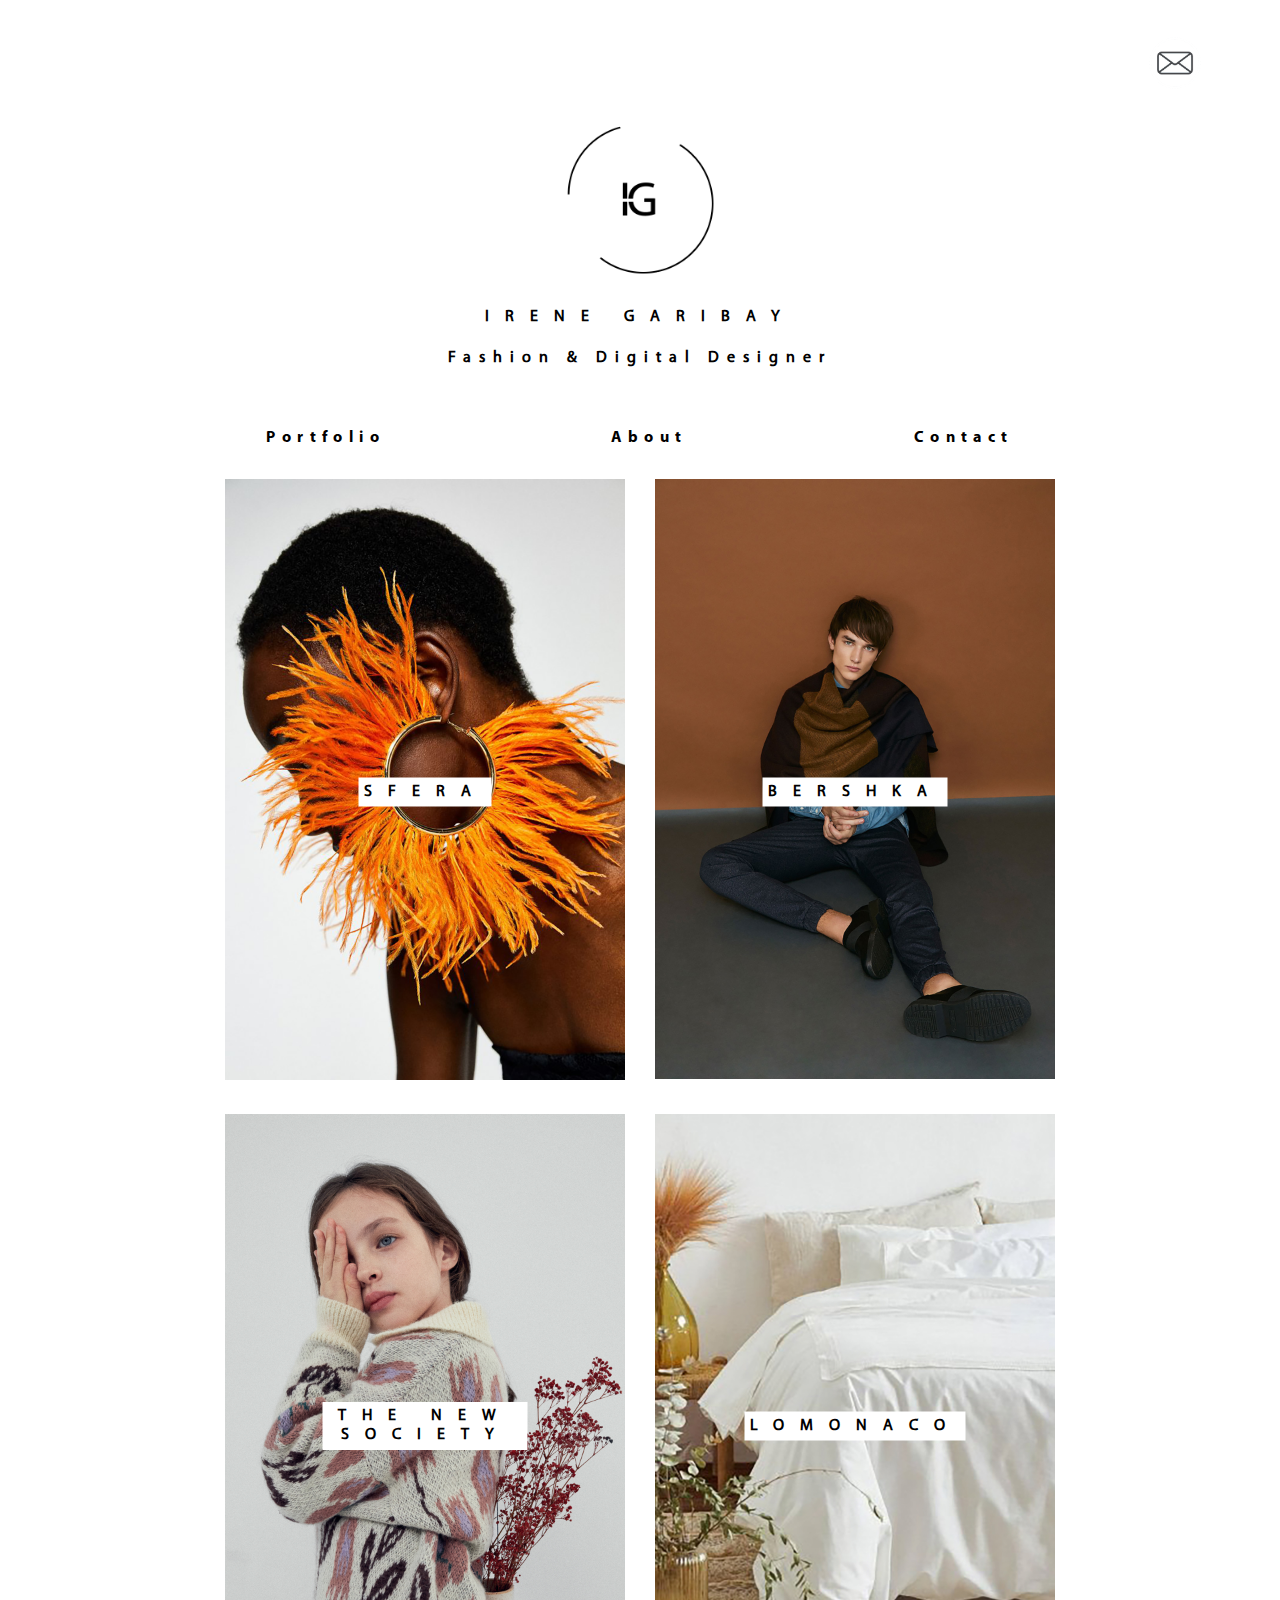
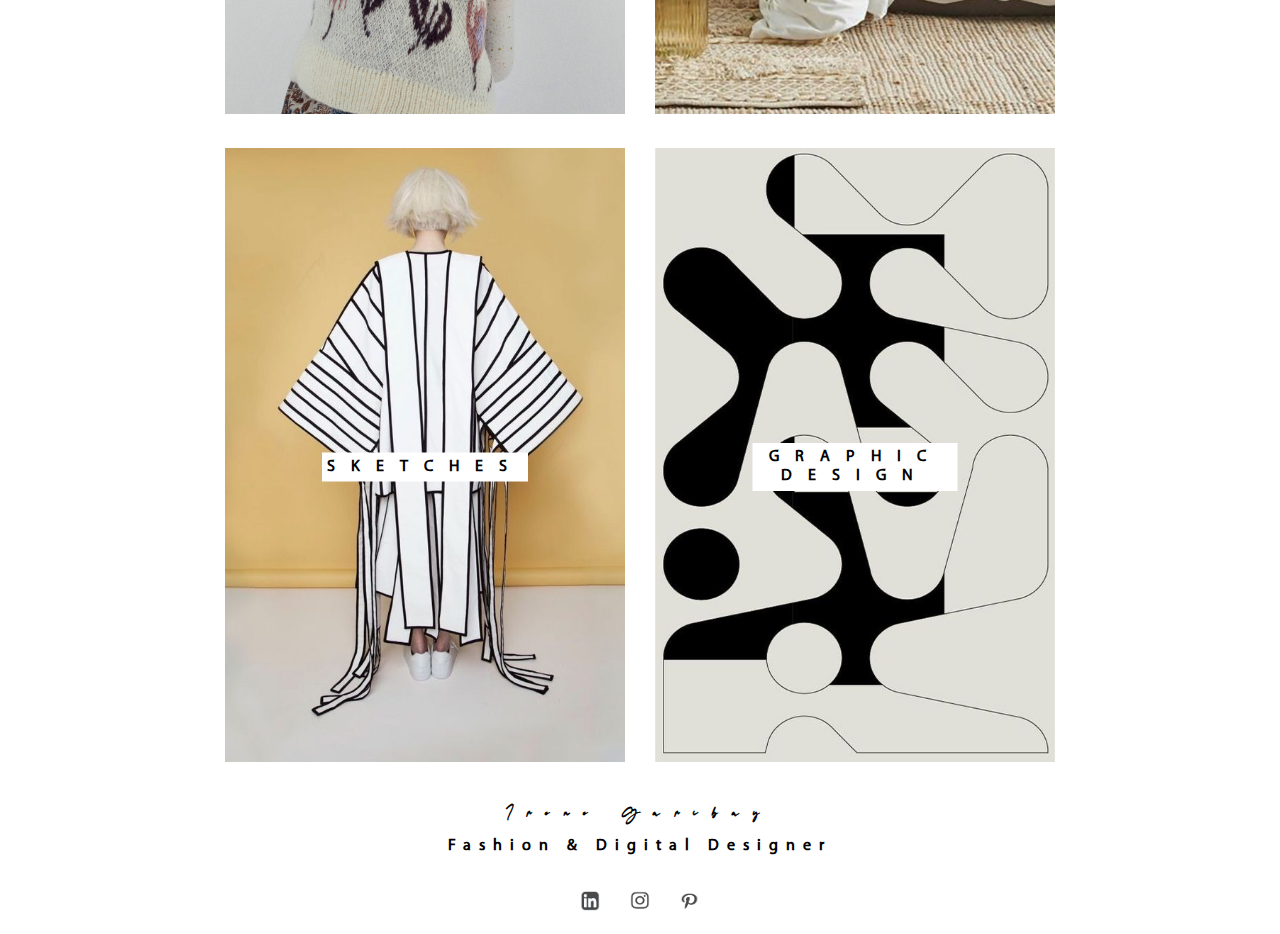
<file: index.html>
<!DOCTYPE html>
<html lang="en">

<head>

    <meta charset="UTF-8">
    <meta name="viewport" content="width=device-width, initial-scale=1.0">
    <title>Document</title>
    <link rel="stylesheet" href="./css/style.css">
</head>

<body>

    <header class="cabecera">
        <a class="sobre" href="mailto:ireg_179@hotmail.com">  <img src="./IMAGENES/imagenPaginaprincipal/mail.png" alt="img2"></a>
        <a href="index.html"> <img src="./IMAGENES/imagen.logo/img1.png" alt="img1" class="logo"></a>
        <h3 class="todoestoloquieromaspequeño">IRENE GARIBAY</h3>
        <h4 class="todoestoloquieromaspequeño">Fashion & Digital Designer</h4>
        <nav class="menu">
            <ul>
                <li><a href="./portfolio.html">Portfolio</a></li>
                <li><a href="./about.html">About</a></li>
                <li><a href="./contact.html">Contact</a></li>
            </ul>
        </nav>
    </header>

    <main>
        <section class="contenedor-fotos">
            <a href="portfolioSfera.html">
                <img src="./IMAGENES/imagenPaginaprincipal/img1.jpg" alt="img1">
                <h4>SFERA</h4>
            </a>
            <a href="portfolioBerska.html">
                <img src="./IMAGENES/imagenPaginaprincipal/img2.jpg" alt="img2">
                <h4>BERSHKA</h4>
                <a href="portfolioThenewsociety.html">
                    <img src="./IMAGENES/imagenPaginaprincipal/img3.jpg" alt="img3">
                    <h4>THE NEW SOCIETY</h4>
                </a>
                <a href="portfolioLomonaco.html">
                    <img src="./IMAGENES/imagenPaginaprincipal/img4.jpg" alt="img4">
                    <h4>LOMONACO</h4>
                </a>
                <a href="portfolioSketch.html">
                    <img src="./IMAGENES/imagenPaginaprincipal/img5.jpg" alt="img4">
                    <h4>SKETCHES</h4>
                </a>
                <a href="portfolioGraphic.html">
                    <img src="./IMAGENES/imagenPaginaprincipal/img6.jpg" alt="img4">
                    <h4>GRAPHIC DESIGN</h4>
                </a>
        </section>
    </main>

    <footer>
        <div class="bottom">
            <h1 class="todoestoloquieromenospequeño">Irene Garibay</h1>
            <h6 class="todoestoloquieromaspequeño">Fashion & Digital Designer</h6>
        </div>

        <div class="redes">
            <a href="https://www.linkedin.com/in/irene-gonzalez-de-garibay-a900a185/" target="_blank"><img
                    src="./IMAGENES/imagenPaginaprincipal/linke.jpg" alt="linkedin"></a>
            <a href="https://www.instagram.com/garibayayay/" target="_blank"><img
                    src="./IMAGENES/imagenPaginaprincipal/inst.jpg" alt="instagram"></a>
            <a href="https://www.pinterest.es/ireg_179/_saved/" target="blank"><img
                    src="./IMAGENES/imagenPaginaprincipal/pint.jpg" alt="pinteres"></a>
        </div>

    </footer>

</body>

</html>
</file>
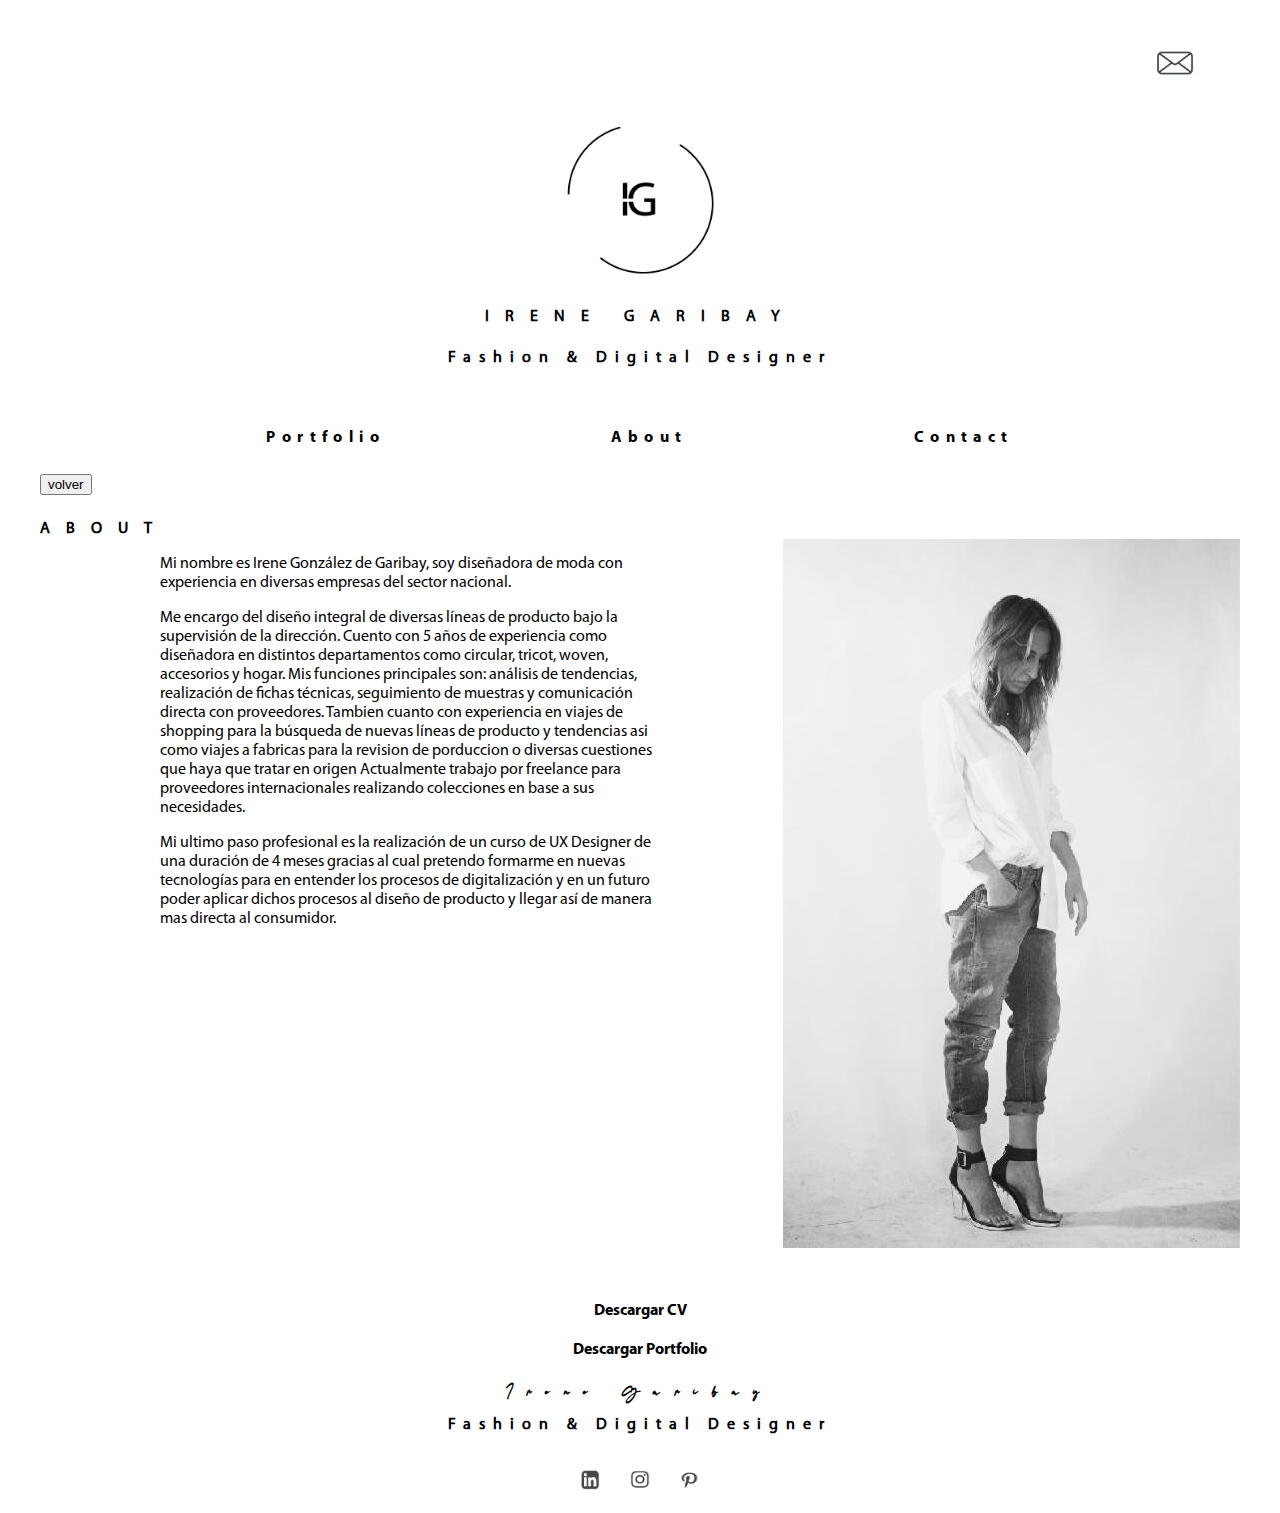
<file: about.html>
<!DOCTYPE html>
<html lang="en">

<head>
  <meta charset="UTF-8">
  <meta name="viewport" content="width=device-width, initial-scale=1.0">
  <title>Irene Garibay About</title>
  <link rel="stylesheet" href="./css/style.css">
</head>

<body>

  <header class="cabecera">
    <a class="sobre" href="mailto:ireg_179@hotmail.com"> <img src="./IMAGENES/imagenPaginaprincipal/mail.png"
        alt="img2"></a>
    <a href="index.html"> <img src="./IMAGENES/imagen.logo/img1.png" alt="img1" class="logo"></a>
    <h3 class="todoestoloquieromaspequeño">IRENE GARIBAY</h3>
    <h4 class="todoestoloquieromaspequeño">Fashion & Digital Designer</h4>
    <nav class="menu">
      <ul>
        <li><a href="./portfolio.html">Portfolio</a></li>
        <li><a href="./about.html">About</a></li>
        <li><a href="./contact.html">Contact</a></li>
      </ul>
    </nav>
  </header>

  
  <main>
    <section>
      <input type="button" onclick="history.back()" name="volver" value="volver" class="boton">

      <h4>ABOUT</h4>
    </section>
    <section class="todoyo">
      <div class="todoeltexto"> 
        <p>
          Mi nombre es Irene González de Garibay, soy diseñadora de moda con experiencia en diversas empresas del sector
          nacional. </p>
        <p>
          Me encargo del diseño integral de diversas líneas de producto bajo la supervisión de la dirección. Cuento con
          5
          años de experiencia como diseñadora en distintos departamentos como circular, tricot, woven, accesorios y
          hogar.
          Mis funciones principales son: análisis de tendencias, realización de fichas técnicas, seguimiento de
          muestras y comunicación directa con proveedores. Tambien cuanto con experiencia en viajes de shopping para la
          búsqueda de
          nuevas líneas de producto y tendencias asi como viajes a fabricas para la revision de porduccion o diversas
          cuestiones que haya que tratar en origen
          Actualmente trabajo por freelance para proveedores internacionales realizando colecciones en base a sus
          necesidades. </p>

        <p> Mi ultimo paso profesional es la realización de un curso de UX Designer de una duración de 4 meses gracias
          al
          cual pretendo formarme en nuevas tecnologías para en entender los procesos de digitalización y en un futuro
          poder
          aplicar dichos procesos al diseño de producto y llegar así de manera mas directa al consumidor.
        </p>
      </div>
      <div>
        <img src="./IMAGENES/imageAbout/img1" alt="img1">
      </div>
    </section>

    <section>
      <div>
        <a class="cv" href="./DESCARGA/cv Irene Garibay.pdf" download="./DESCARGA/cv Irene Garibay.pdf" target="_blank">Descargar
          CV</a>
        <a class="portfolio" href="./DESCARGA/PORTFOLIO A RENE GLZ DE GARIBAY_compressed.pdf"
          download="./DESCARGA/PORTFOLIO A RENE GLZ DE GARIBAY_compressed.pdf" target="_blank">Descargar Portfolio</a>
      </div>
 
    </section>
  </main>

  <footer>
    <div class="bottom">
      <h1 class="todoestoloquieromenospequeño">Irene Garibay</h1>
      <h6 class="todoestoloquieromaspequeño">Fashion & Digital Designer</h6>
    </div>

    <div class="redes">
      <a href="https://www.linkedin.com/in/irene-gonzalez-de-garibay-a900a185/" target="_blank"><img
          src="./IMAGENES/imagenPaginaprincipal/linke.jpg" alt="linkedin"></a>
      <a href="https://www.instagram.com/garibayayay/" target="_blank"><img
          src="./IMAGENES/imagenPaginaprincipal/inst.jpg" alt="instagram"></a>
      <a href="https://www.pinterest.es/ireg_179/_saved/" target="blank"><img
          src="./IMAGENES/imagenPaginaprincipal/pint.jpg" alt="pinteres"></a>
    </div>
  </footer>

</body>

</html>
</file>
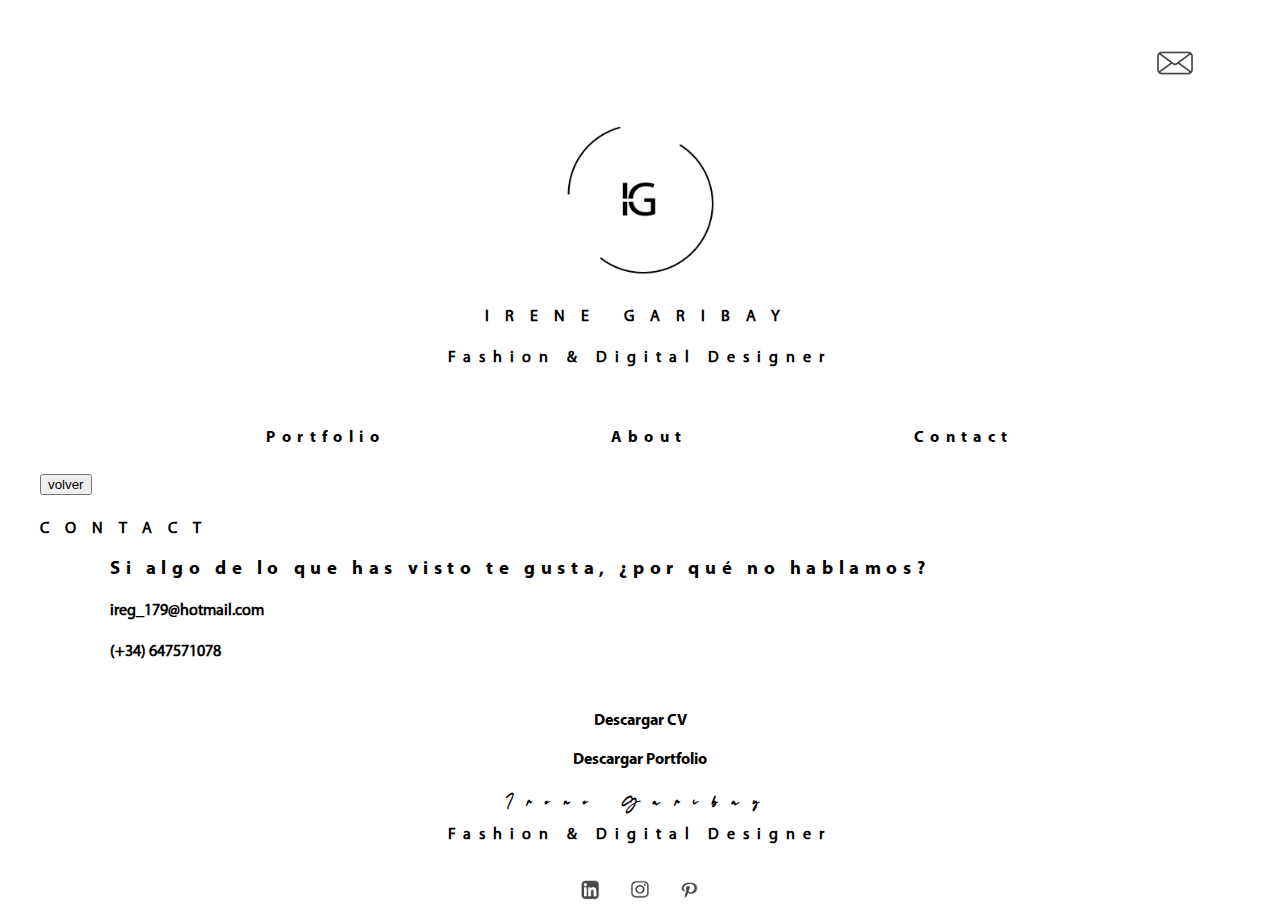
<file: contact.html>
<!DOCTYPE html>
<html lang="en">

<head>
  <meta charset="UTF-8">
  <meta name="viewport" content="width=device-width, initial-scale=1.0">
  <title>Document</title>
  <link rel="stylesheet" href="./css/style.css">
</head>

<body>
  

  <header class="cabecera">
    <a class="sobre" href="mailto:ireg_179@hotmail.com">  <img src="./IMAGENES/imagenPaginaprincipal/mail.png" alt="img2"></a>
    <a href="index.html"> <img src="./IMAGENES/imagen.logo/img1.png" alt="img1" class="logo"></a>
    <h3 class="todoestoloquieromaspequeño">IRENE GARIBAY</h3>
    <h4 class="todoestoloquieromaspequeño">Fashion & Digital Designer</h4>
    <nav class="menu">
      <ul>
        <li><a href="./portfolio.html">Portfolio</a></li>
        <li><a href="./about.html">About</a></li>
        <li><a href="./contact.html">Contact</a></li>
      </ul>
    </nav>
  </header>
  
  <main>

    <section>
      <input type="button" onclick="history.back()" name="volver" value="volver" class="boton">
      <h4>CONTACT</h4>
    </section>

    <div class="contactame">
      <h3>Si algo de lo que has visto te gusta,
        ¿por qué no hablamos?</h3>
      <h4>ireg_179@hotmail.com</h4>
      <h4>(+34) 647571078</h4>
    </div>
    <div>
      <a class="cv" href="./DESCARGA/cv Irene Garibay.pdf" download="./DESCARGA/cv Irene Garibay.pdf" target="_blank">Descargar
        CV</a>
      <a class="portfolio" href="./DESCARGA/PORTFOLIO A RENE GLZ DE GARIBAY_compressed.pdf"
        download="./DESCARGA/PORTFOLIO A RENE GLZ DE GARIBAY_compressed.pdf" target="_blank">Descargar Portfolio</a>
    </div>

  </main>

  <footer>
    <div class="bottom">
      <h1 class="todoestoloquieromenospequeño">Irene Garibay</h1>
      <h6 class="todoestoloquieromaspequeño">Fashion & Digital Designer</h6>
    </div>

    <div class="redes">
      <a href="https://www.linkedin.com/in/irene-gonzalez-de-garibay-a900a185/" target="_blank"><img
          src="./IMAGENES/imagenPaginaprincipal/linke.jpg" alt="linkedin"></a>
      <a href="https://www.instagram.com/garibayayay/" target="_blank"><img
          src="./IMAGENES/imagenPaginaprincipal/inst.jpg" alt="instagram"></a>
      <a href="https://www.pinterest.es/ireg_179/_saved/" target="blank"><img
          src="./IMAGENES/imagenPaginaprincipal/pint.jpg" alt="pinteres"></a>
    </div>
  </footer>
</body>
</html>
</file>
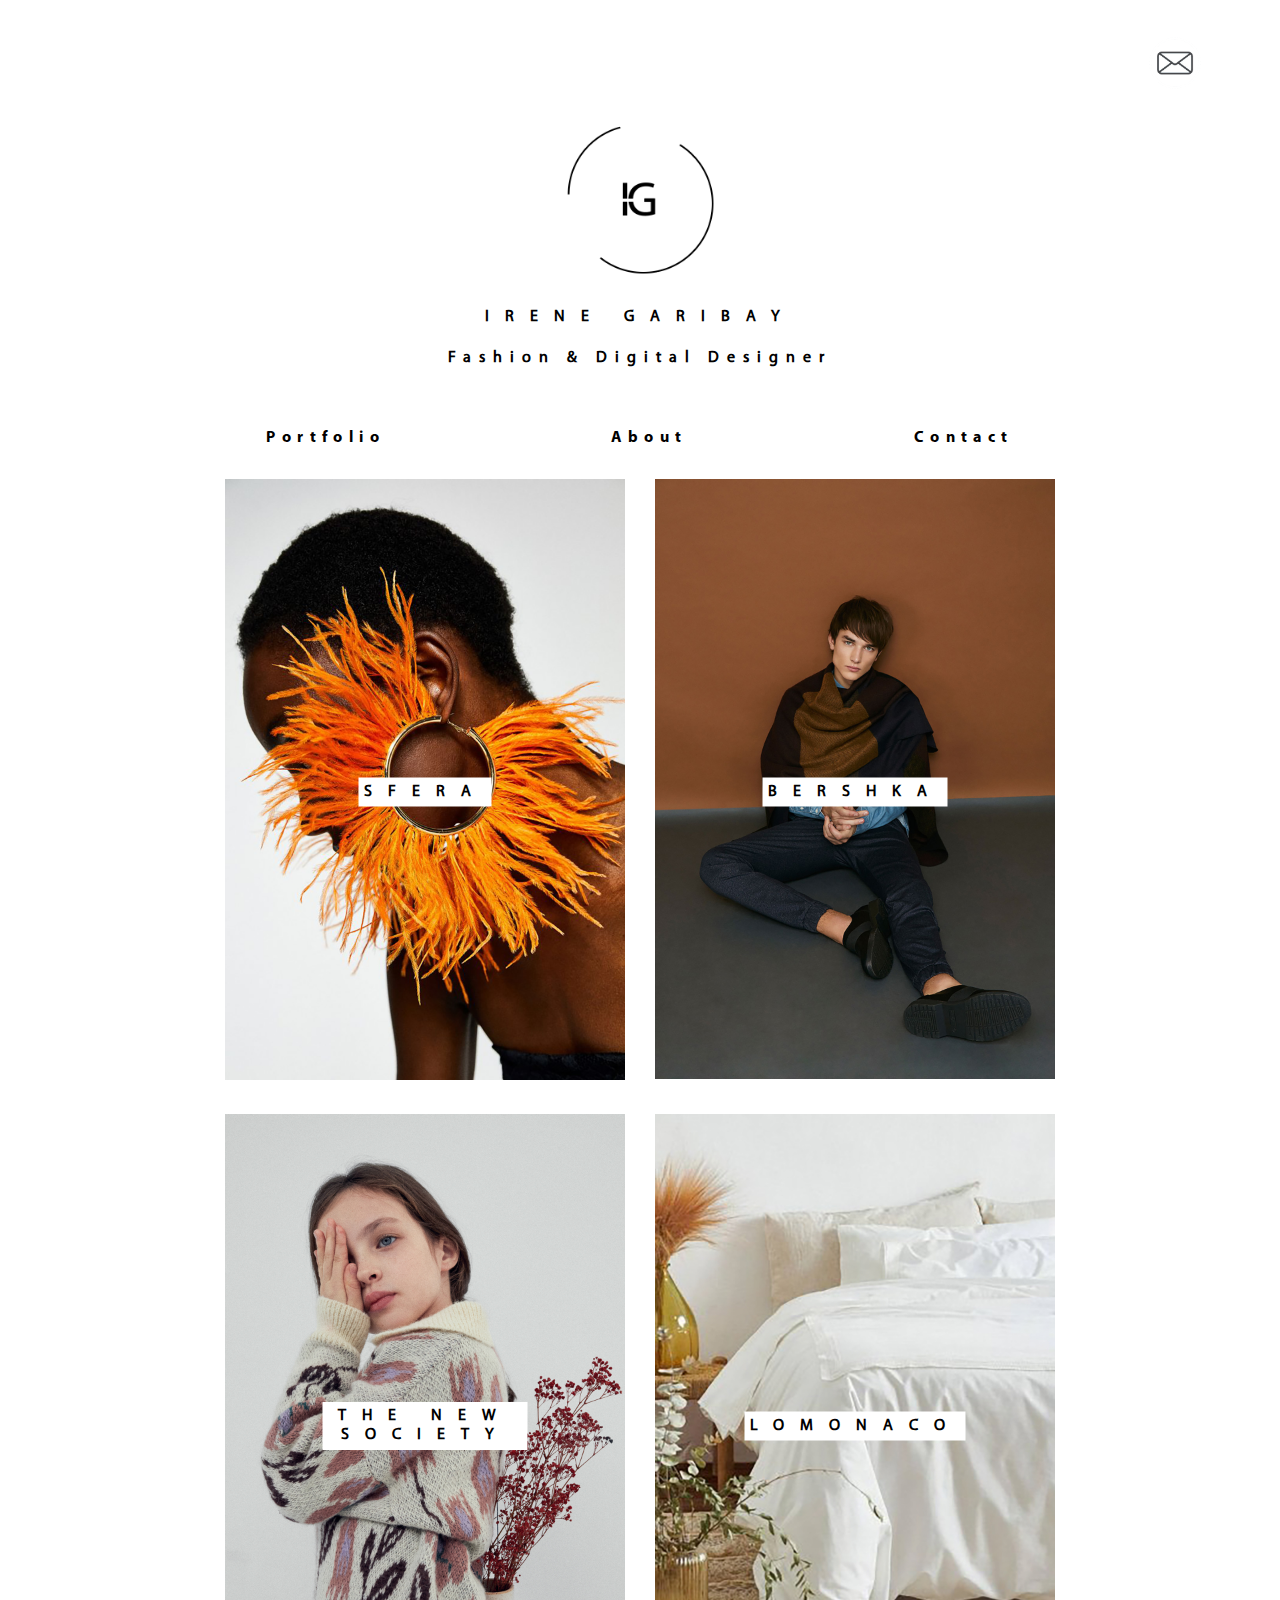
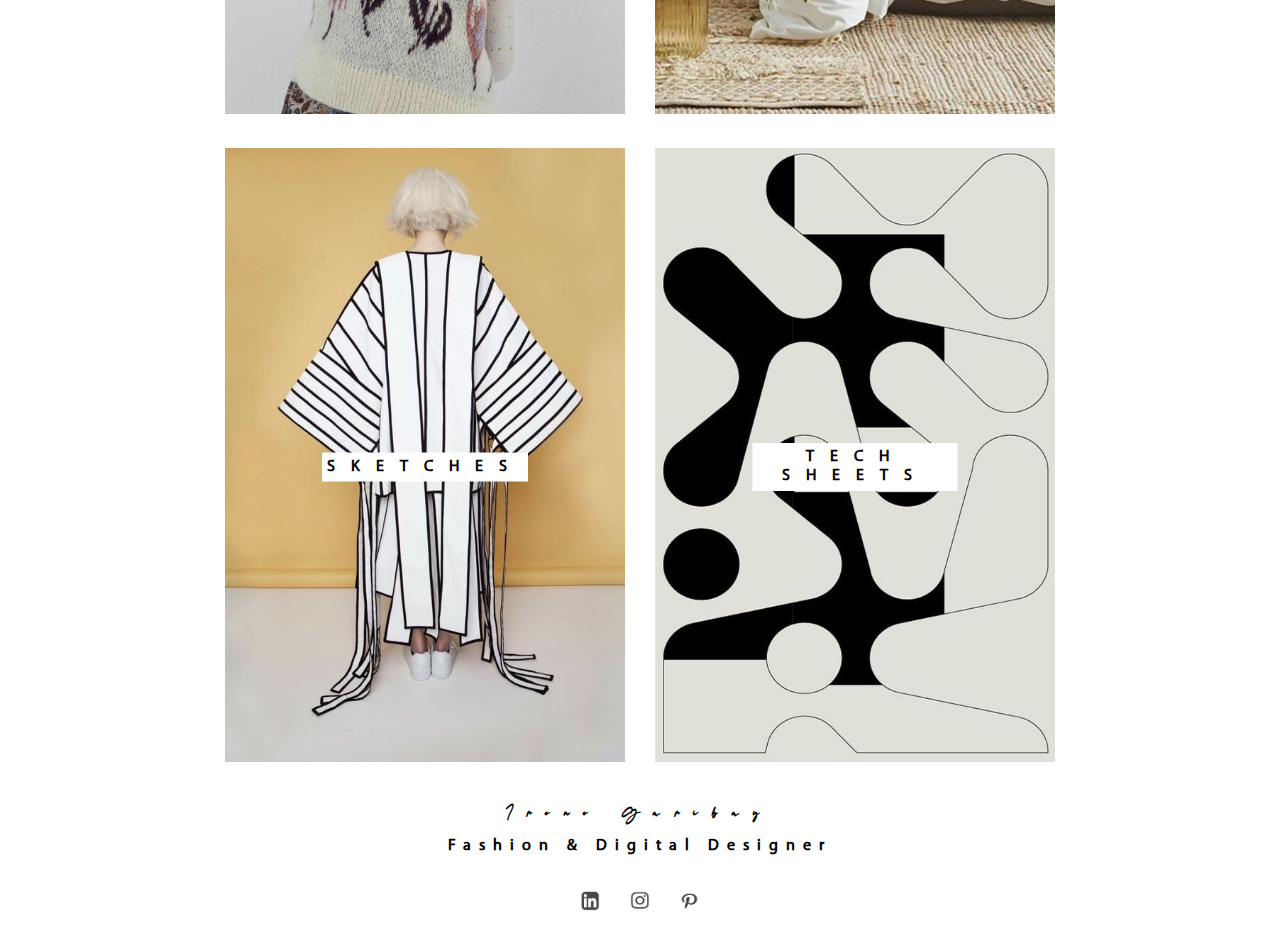
<file: portfolio.html>
<!DOCTYPE html>
<html lang="en">

<head>
    <meta charset="UTF-8">
    <meta name="viewport" content="width=device-width, initial-scale=1.0">
    <title>Document</title>
    <link rel="stylesheet" href="./css/style.css">
</head>

<body>


    <header class="cabecera">
        <a class="sobre" href="mailto:ireg_179@hotmail.com">  <img src="./IMAGENES/imagenPaginaprincipal/mail.png" alt="img2"></a>
        <a href="index.html"> <img src="./IMAGENES/imagen.logo/img1.png" alt="img1" class="logo"></a>
        <h3 class="todoestoloquieromaspequeño">IRENE GARIBAY</h3>
        <h4 class="todoestoloquieromaspequeño">Fashion & Digital Designer</h4>
        <nav class="menu">
            <ul>
                <li><a href="./portfolio.html">Portfolio</a></li>
                <li><a href="./about.html">About</a></li>
                <li><a href="./contact.html">Contact</a></li>
            </ul>
        </nav>
    </header>

    <main>
        <section class="contenedor-fotos">
            <a href="portfolioSfera.html">
                <img src="./IMAGENES/imagenPaginaprincipal/img1.jpg" alt="img1">
                <h4>SFERA</h4>
            </a>
            <a href="portfolioBerska.html">
                <img src="./IMAGENES/imagenPaginaprincipal/img2.jpg" alt="img2">
                <h4>BERSHKA</h4>
                <a href="portfolioThenewsociety.html">
                    <img src="./IMAGENES/imagenPaginaprincipal/img3.jpg" alt="img3">
                    <h4>THE NEW SOCIETY</h4>
                </a>
                <a href="portfolioLomonaco.html">
                    <img src="./IMAGENES/imagenPaginaprincipal/img4.jpg" alt="img4">
                    <h4>LOMONACO</h4>
                </a>
                <a href="portfolioSketch.html">
                    <img src="./IMAGENES/imagenPaginaprincipal/img5.jpg" alt="img4">
                    <h4>SKETCHES</h4>
                </a>
                <a href="portfolioGraphic.html">
                    <img src="./IMAGENES/imagenPaginaprincipal/img6.jpg" alt="img4">
                    <h4>TECH SHEETS</h4>
                </a>
        </section>
    </main>

    <footer>
        <div class="bottom">
            <h1 class="todoestoloquieromenospequeño">Irene Garibay</h1>
            <h6 class="todoestoloquieromaspequeño">Fashion & Digital Designer</h6>
        </div>

        <div class="redes">
            <a href="https://www.linkedin.com/in/irene-gonzalez-de-garibay-a900a185/" target="_blank"><img
                    src="./IMAGENES/imagenPaginaprincipal/linke.jpg" alt="linkedin"></a>
            <a href="https://www.instagram.com/garibayayay/" target="_blank"><img
                    src="./IMAGENES/imagenPaginaprincipal/inst.jpg" alt="instagram"></a>
            <a href="https://www.pinterest.es/ireg_179/_saved/" target="blank"><img
                    src="./IMAGENES/imagenPaginaprincipal/pint.jpg" alt="pinteres"></a>
        </div>

    </footer>
</body>

</html>
</file>
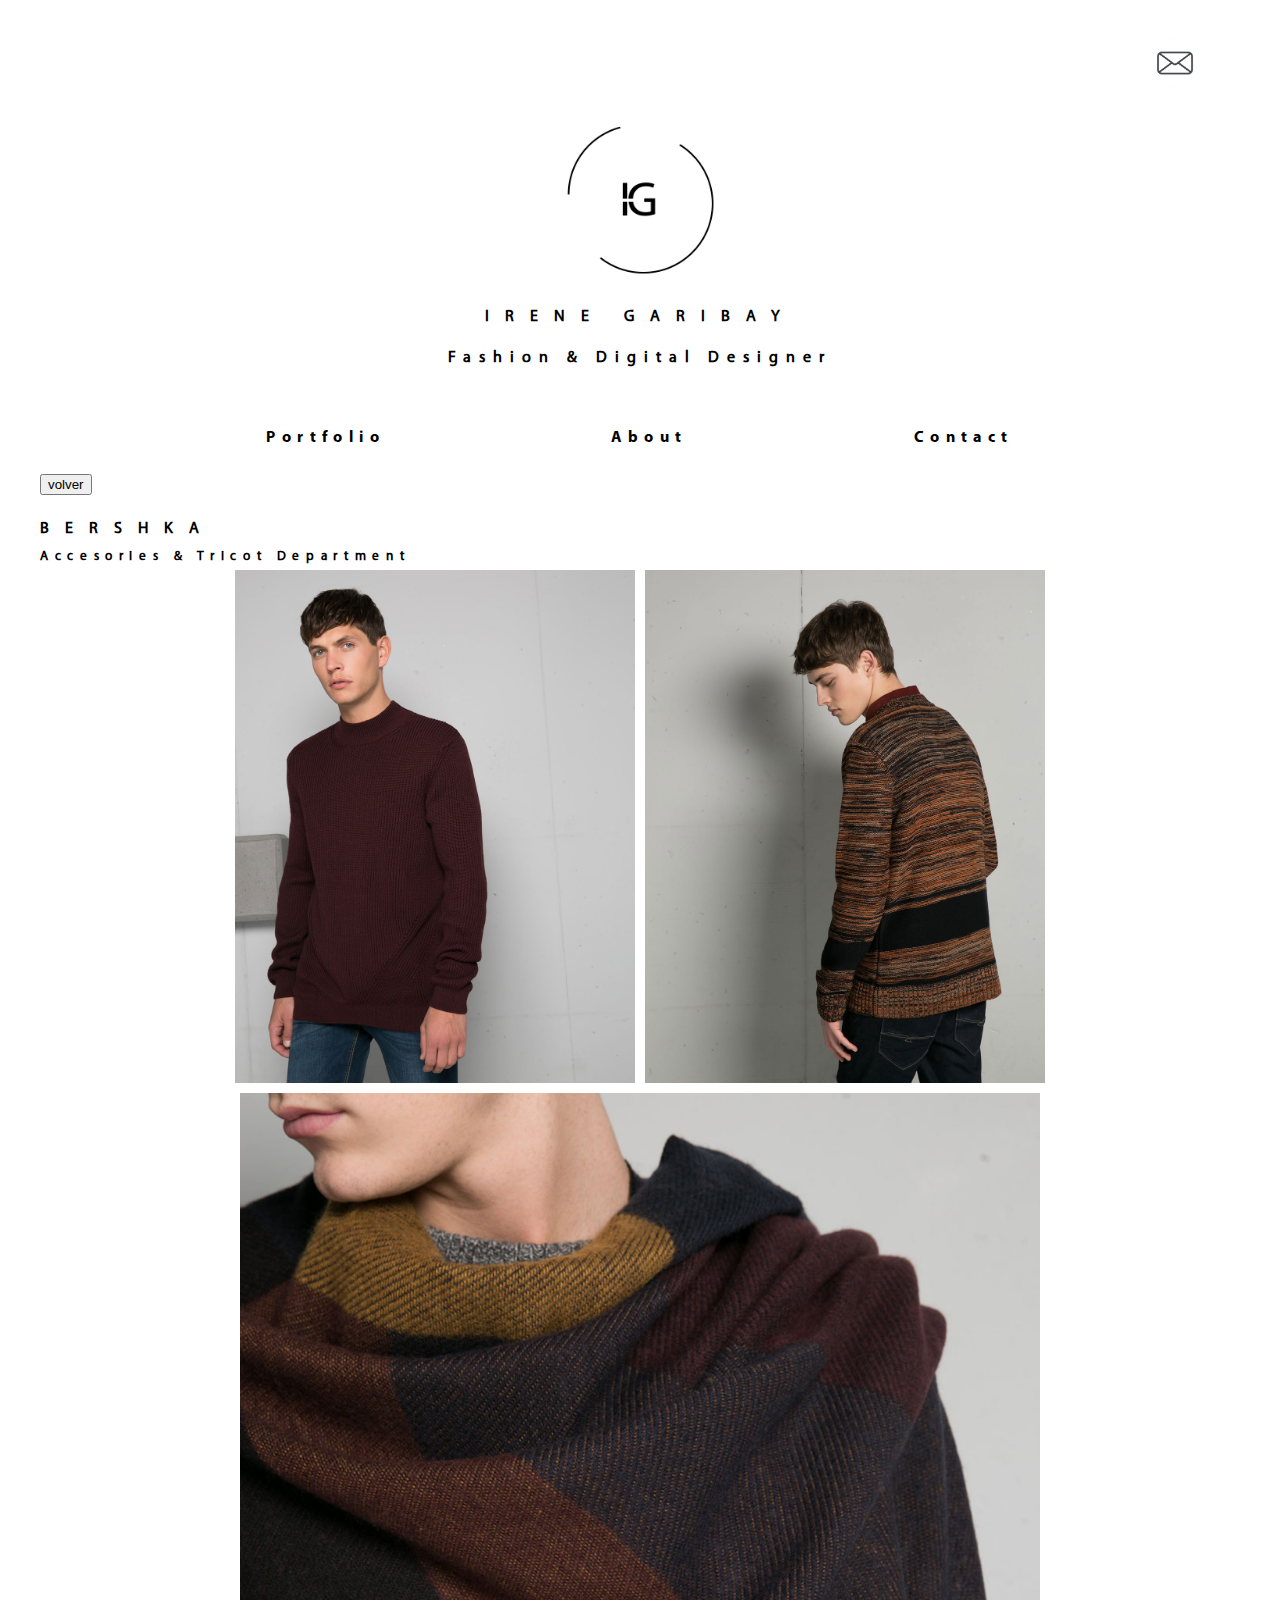
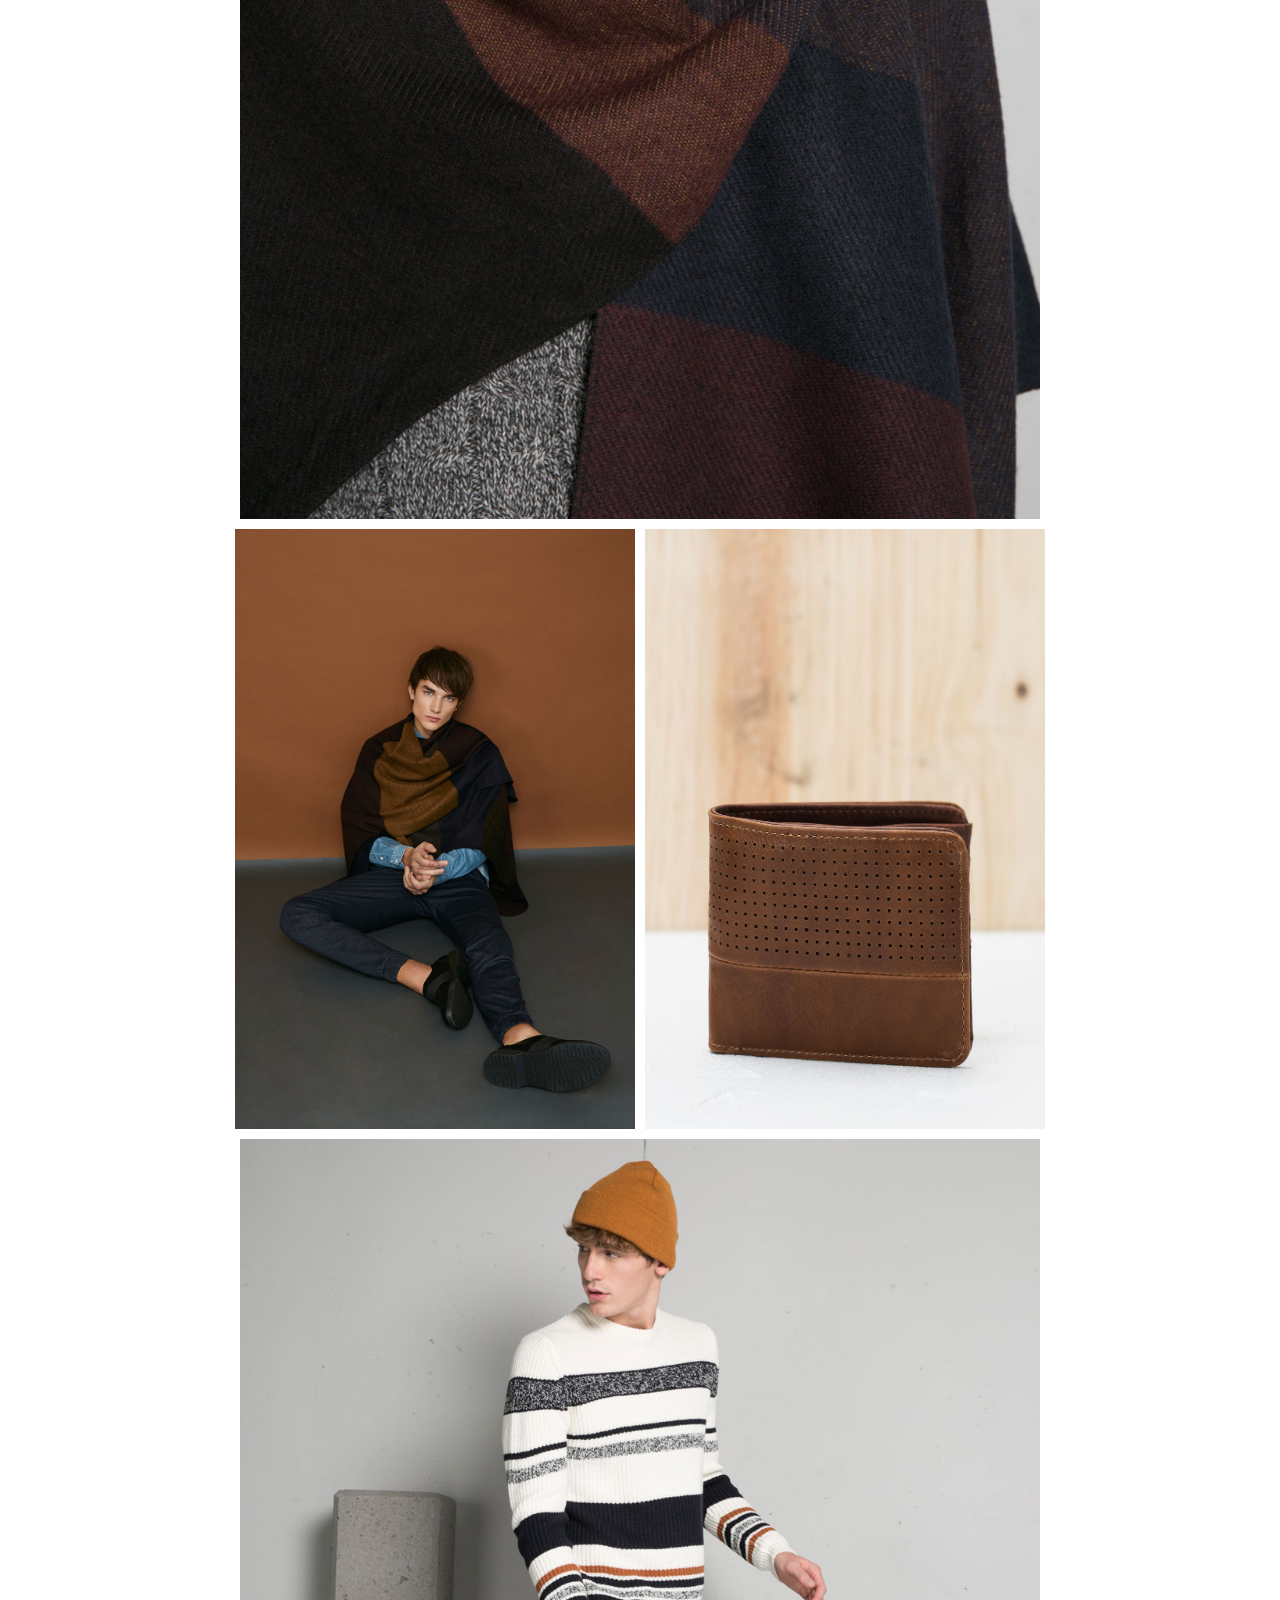
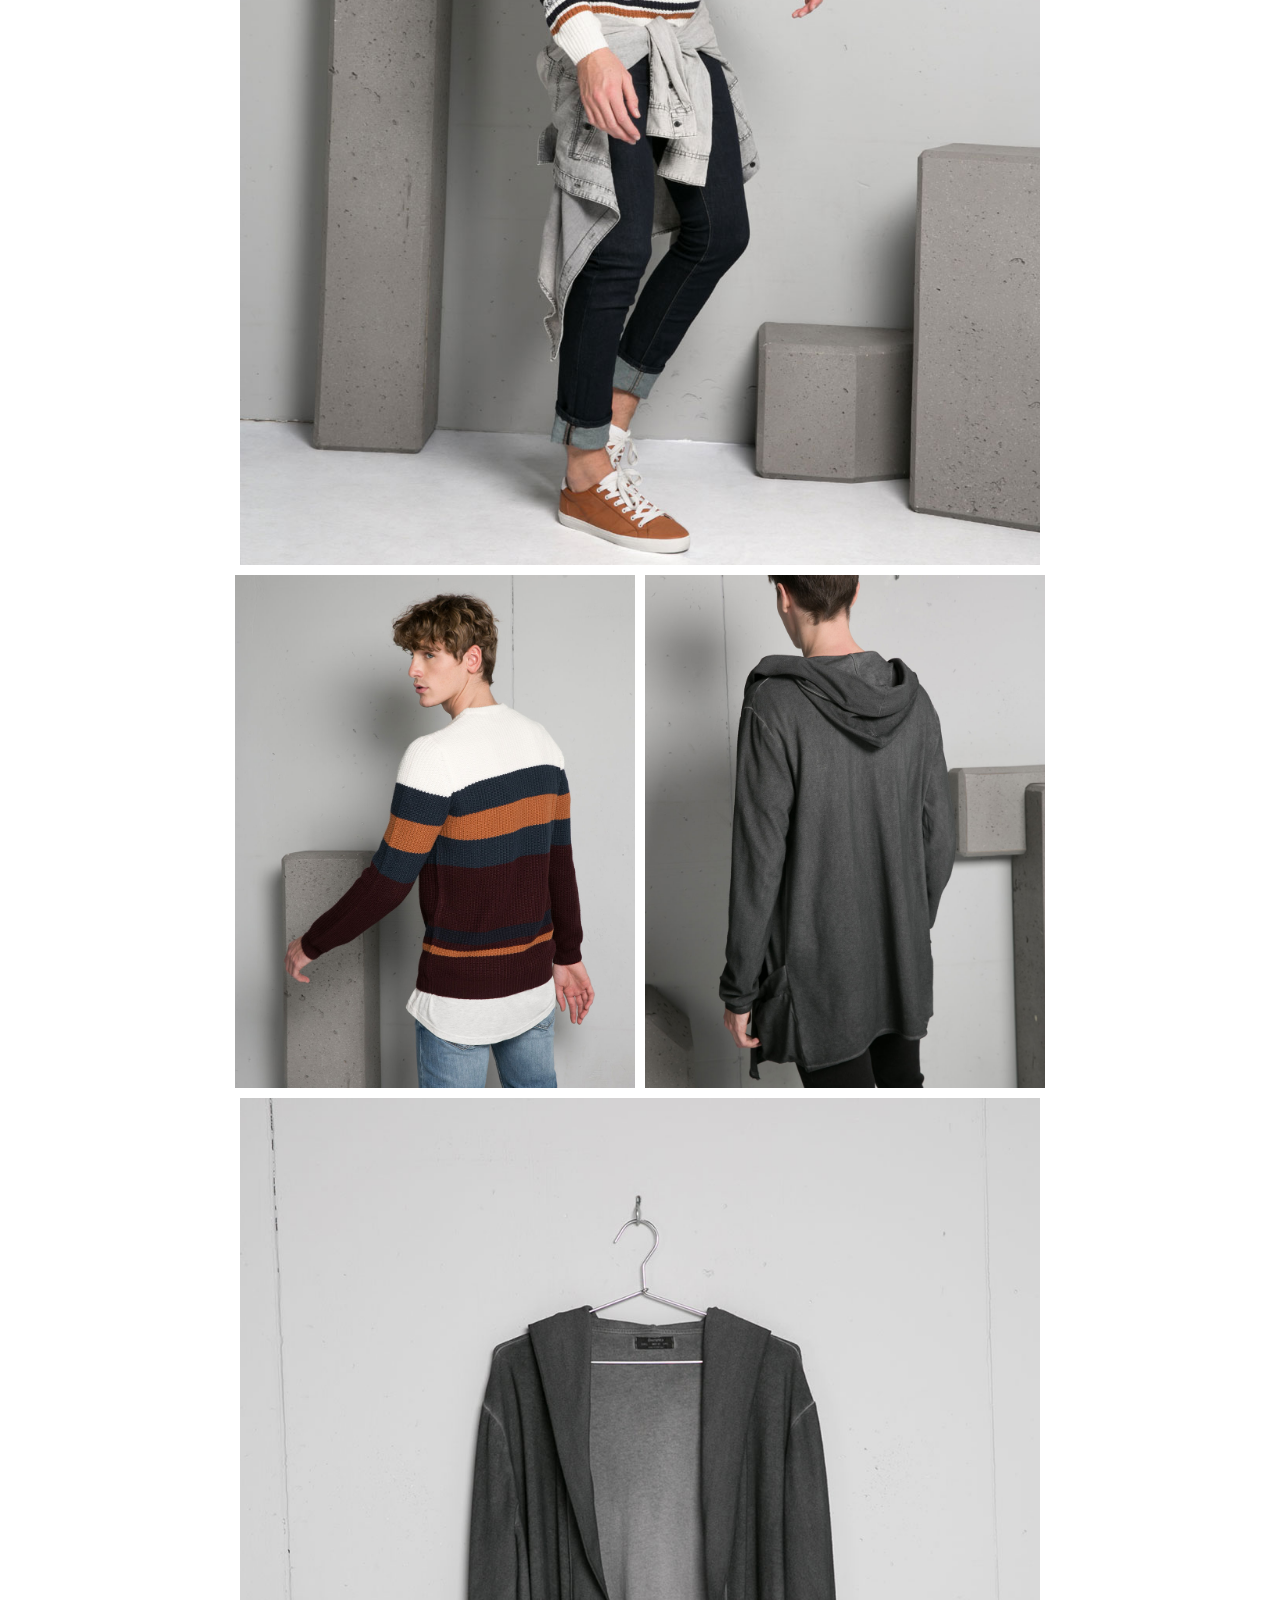
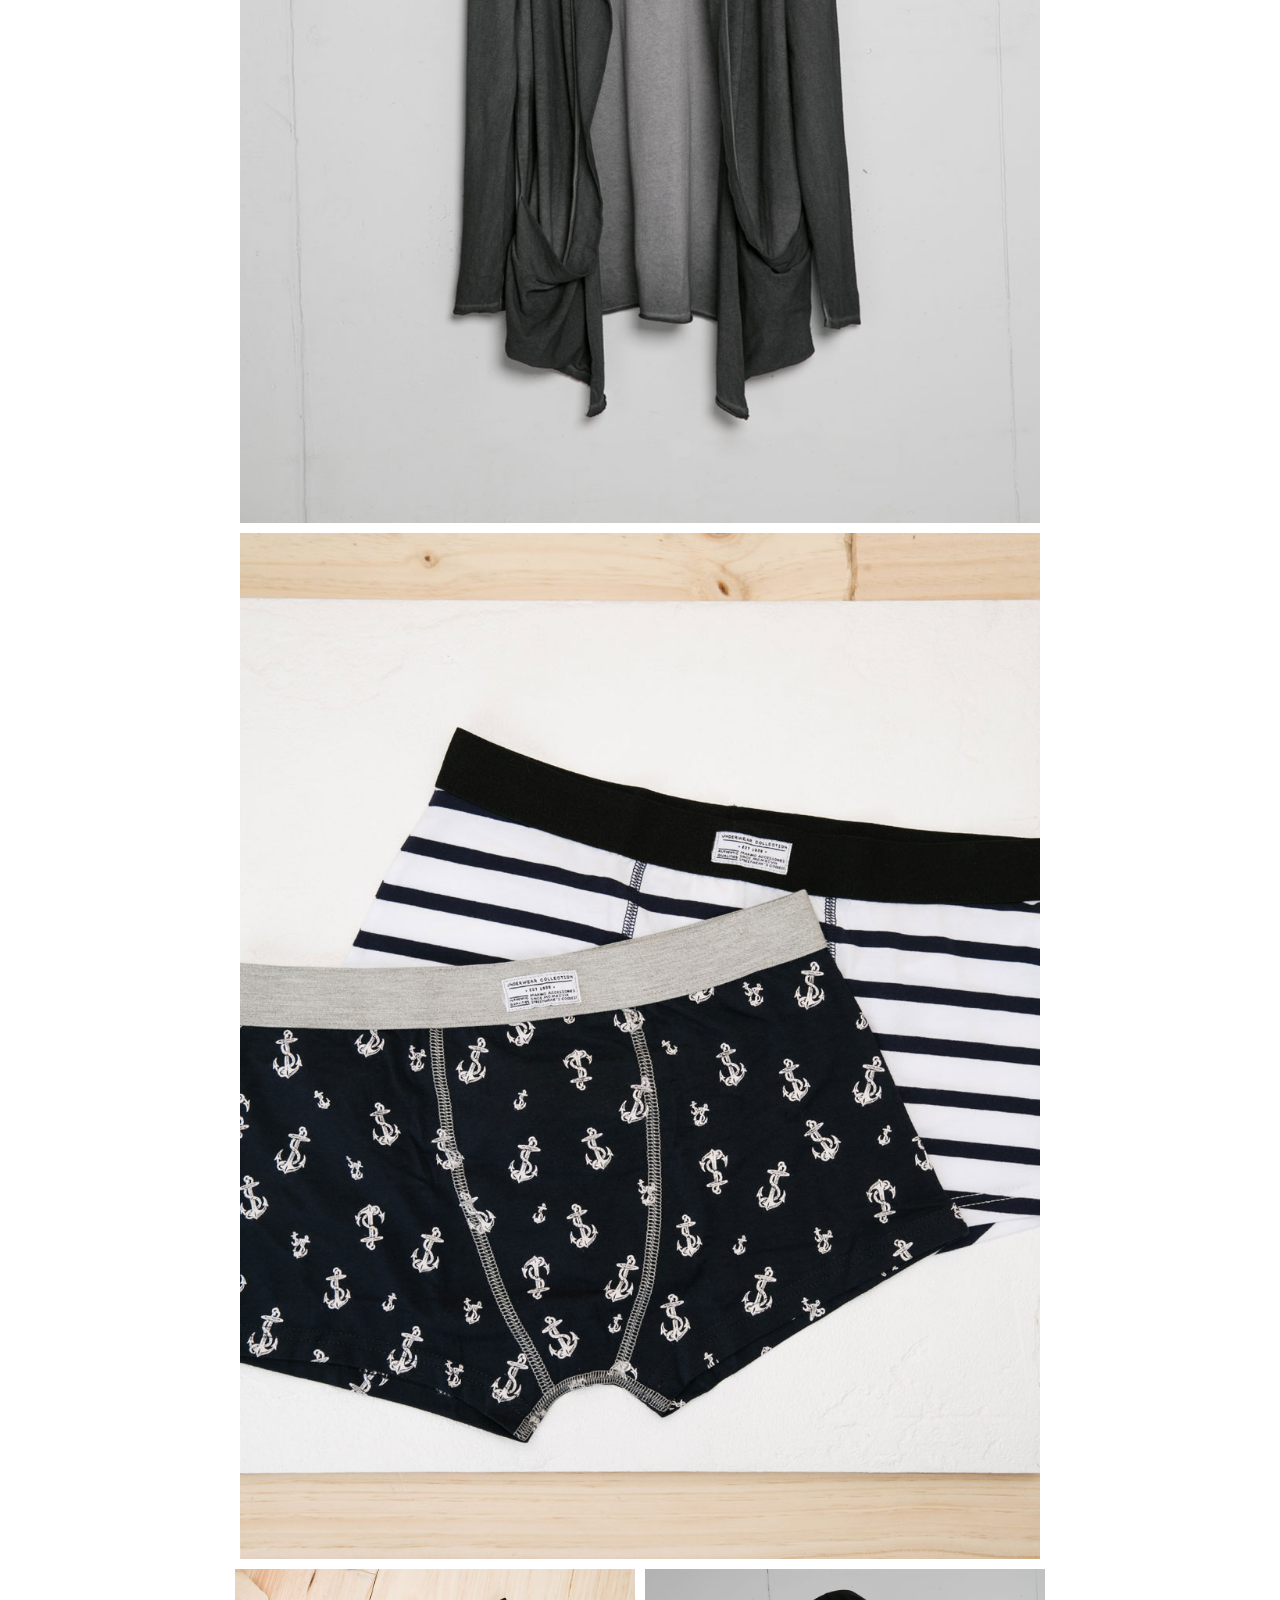
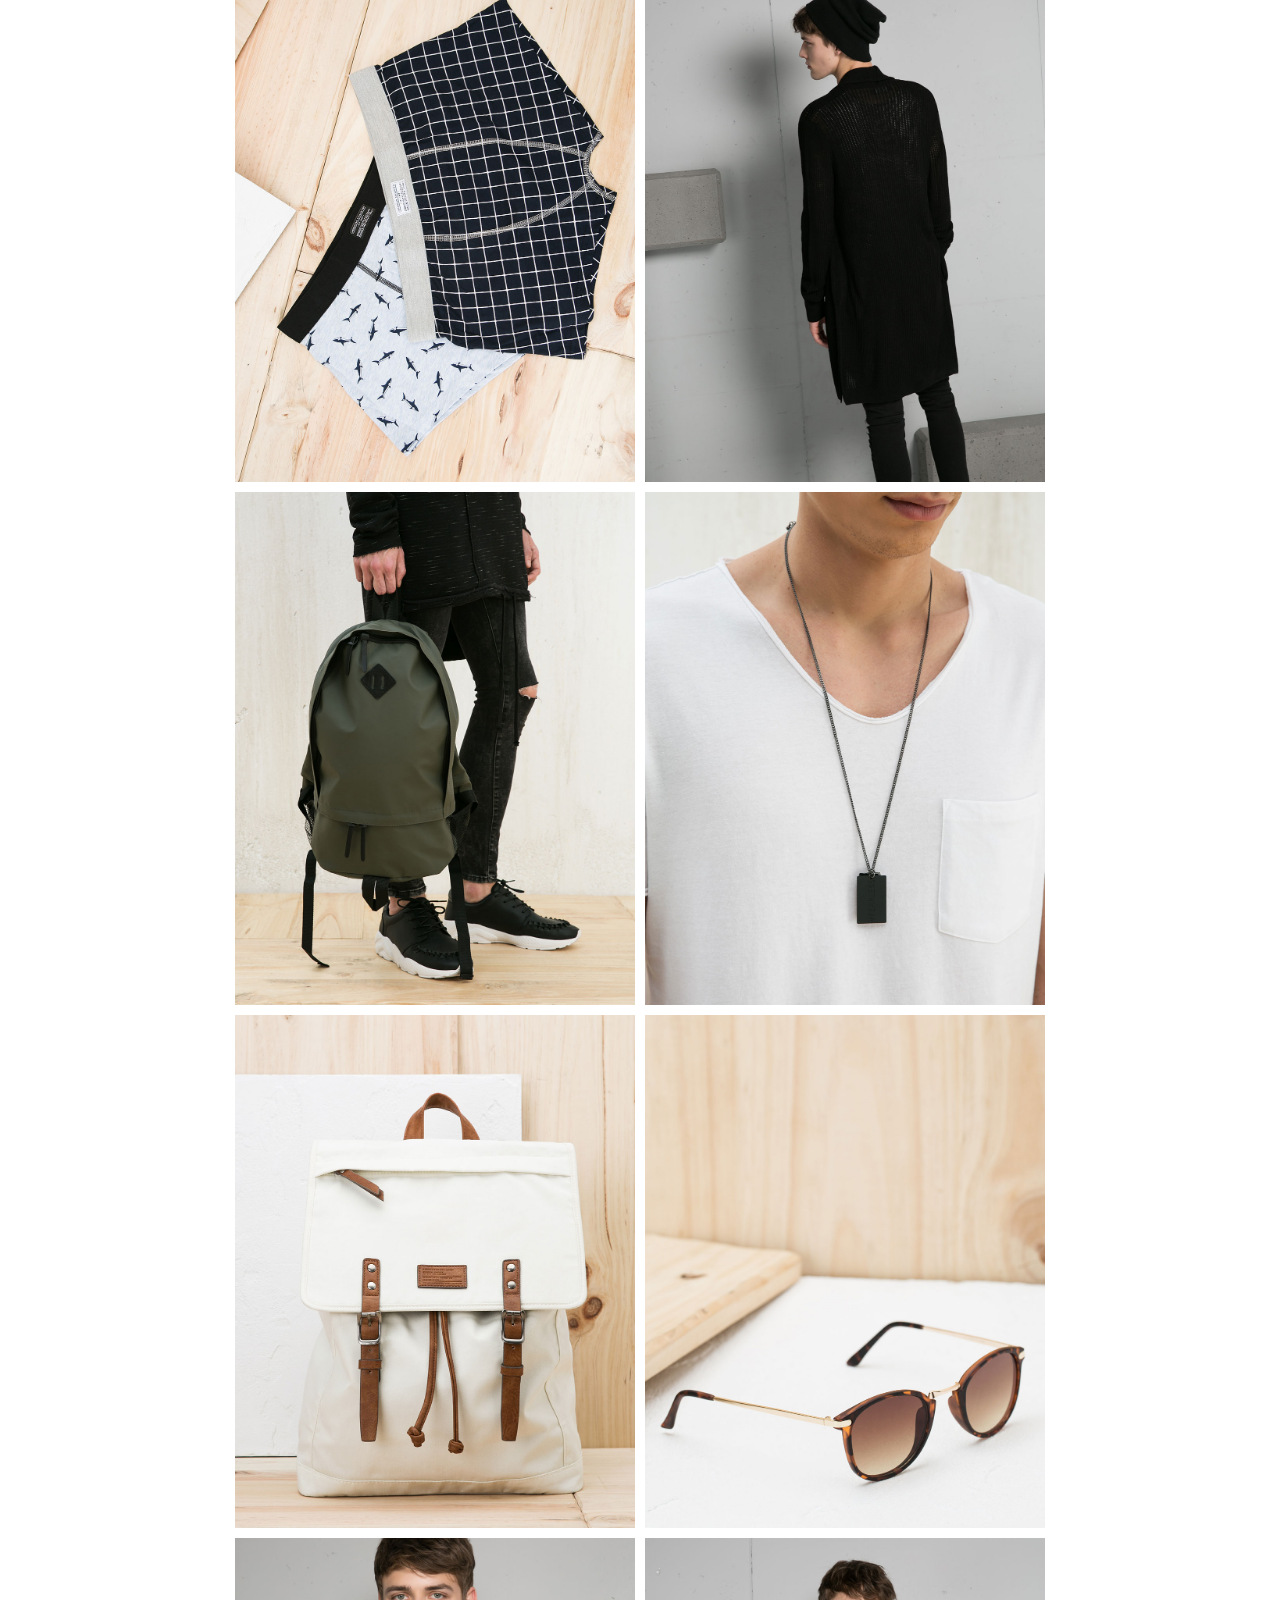
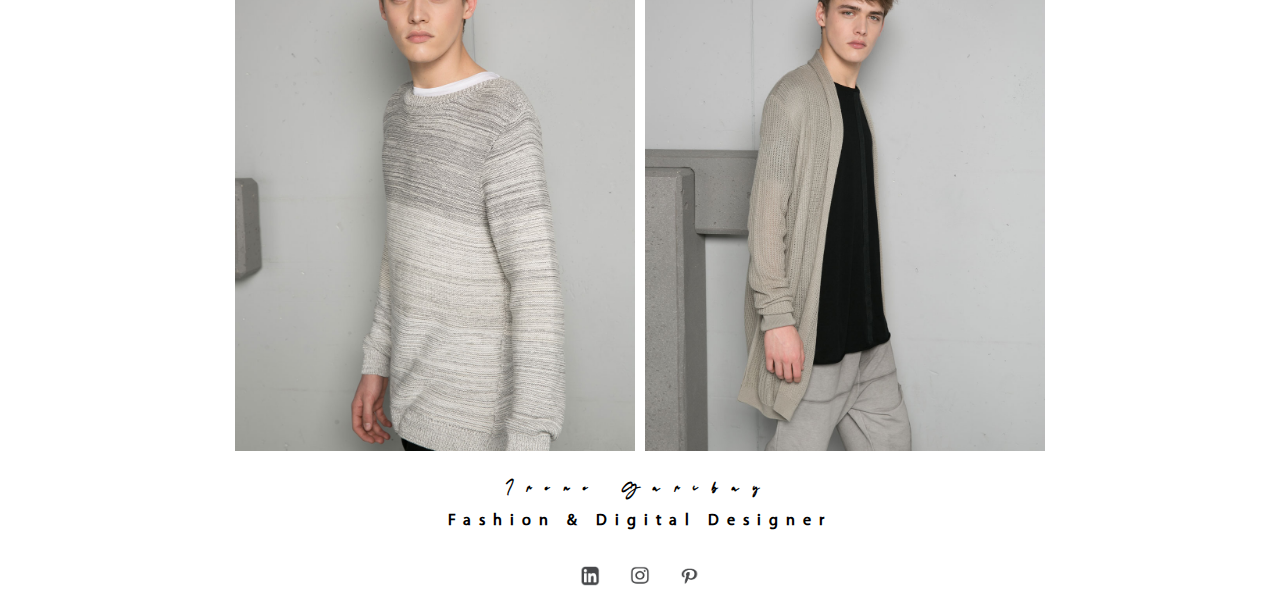
<file: portfolioBerska.html>
<!DOCTYPE html>
<html lang="en">

<head>
  <meta charset="UTF-8">
  <meta name="viewport" content="width=device-width, initial-scale=1.0">
  <title>Document</title>
  <link rel="stylesheet" href="./css/style.css">
</head>

<body>

  <header class="cabecera">
    <a class="sobre" href="mailto:ireg_179@hotmail.com">  <img src="./IMAGENES/imagenPaginaprincipal/mail.png" alt="img2"></a>
    <a href="index.html"> <img src="./IMAGENES/imagen.logo/img1.png" alt="img1" class="logo"></a>
    <h3 class="todoestoloquieromaspequeño">IRENE GARIBAY</h3>
    <h4 class="todoestoloquieromaspequeño">Fashion & Digital Designer</h4>
    <nav class="menu">
      <ul>
        <li><a href="./portfolio.html">Portfolio</a></li>
        <li><a href="./about.html">About</a></li>
        <li><a href="./contact.html">Contact</a></li>
      </ul>
    </nav>
  </header>


  <main>
    <section> 
      <input type="button" onclick="history.back()" name="volver" value="volver" class="boton">
      <h4>BERSHKA</h4>
      <h5>Accesories & Tricot Department</h5>
    </section>

    <article class="todaslasimagenesdecadamarca">
      <img src="./IMAGENES/imageBershka/img1.jpg" alt="img1">
      <img src="./IMAGENES/imageBershka/img2.jpg" alt="img2">
      <img src="./IMAGENES/imageBershka/img3.jpg" alt="img3">
      <img src="./IMAGENES/imageBershka/img4.jpg" alt="img4">
      <img src="./IMAGENES/imageBershka/img5.jpg" alt="img5">
      <img src="./IMAGENES/imageBershka/img6.jpg" alt="img6">
      <img src="./IMAGENES/imageBershka/img7.jpg" alt="img7">
      <img src="./IMAGENES/imageBershka/img8.jpg" alt="img8">
      <img src="./IMAGENES/imageBershka/img9.jpg" alt="img9">
      <img src="./IMAGENES/imageBershka/img10.jpg" alt="img10">
      <img src="./IMAGENES/imageBershka/img11.jpg" alt="img11">
      <img src="./IMAGENES/imageBershka/img12.jpg" alt="img12">
      <img src="./IMAGENES/imageBershka/img13.jpg" alt="img13">
      <img src="./IMAGENES/imageBershka/img14.jpg" alt="img14">
      <img src="./IMAGENES/imageBershka/img15.jpg" alt="img15">
      <img src="./IMAGENES/imageBershka/img16.jpg" alt="img16">
      <img src="./IMAGENES/imageBershka/img17.jpg" alt="img17">
      <img src="./IMAGENES/imageBershka/img18.jpg" alt="img18">
    </article>
  </main>


  <footer>
    <div class="bottom">
      <h1 class="todoestoloquieromenospequeño">Irene Garibay</h1>
      <h6 class="todoestoloquieromaspequeño">Fashion & Digital Designer</h6>
    </div>

    <div class="redes">
      <a href="https://www.linkedin.com/in/irene-gonzalez-de-garibay-a900a185/" target="_blank"><img
          src="./IMAGENES/imagenPaginaprincipal/linke.jpg" alt="linkedin"></a>
      <a href="https://www.instagram.com/garibayayay/" target="_blank"><img
          src="./IMAGENES/imagenPaginaprincipal/inst.jpg" alt="instagram"></a>
      <a href="https://www.pinterest.es/ireg_179/_saved/" target="blank"><img
          src="./IMAGENES/imagenPaginaprincipal/pint.jpg" alt="pinteres"></a>
    </div>
  </footer>
</body>

</html>
</file>
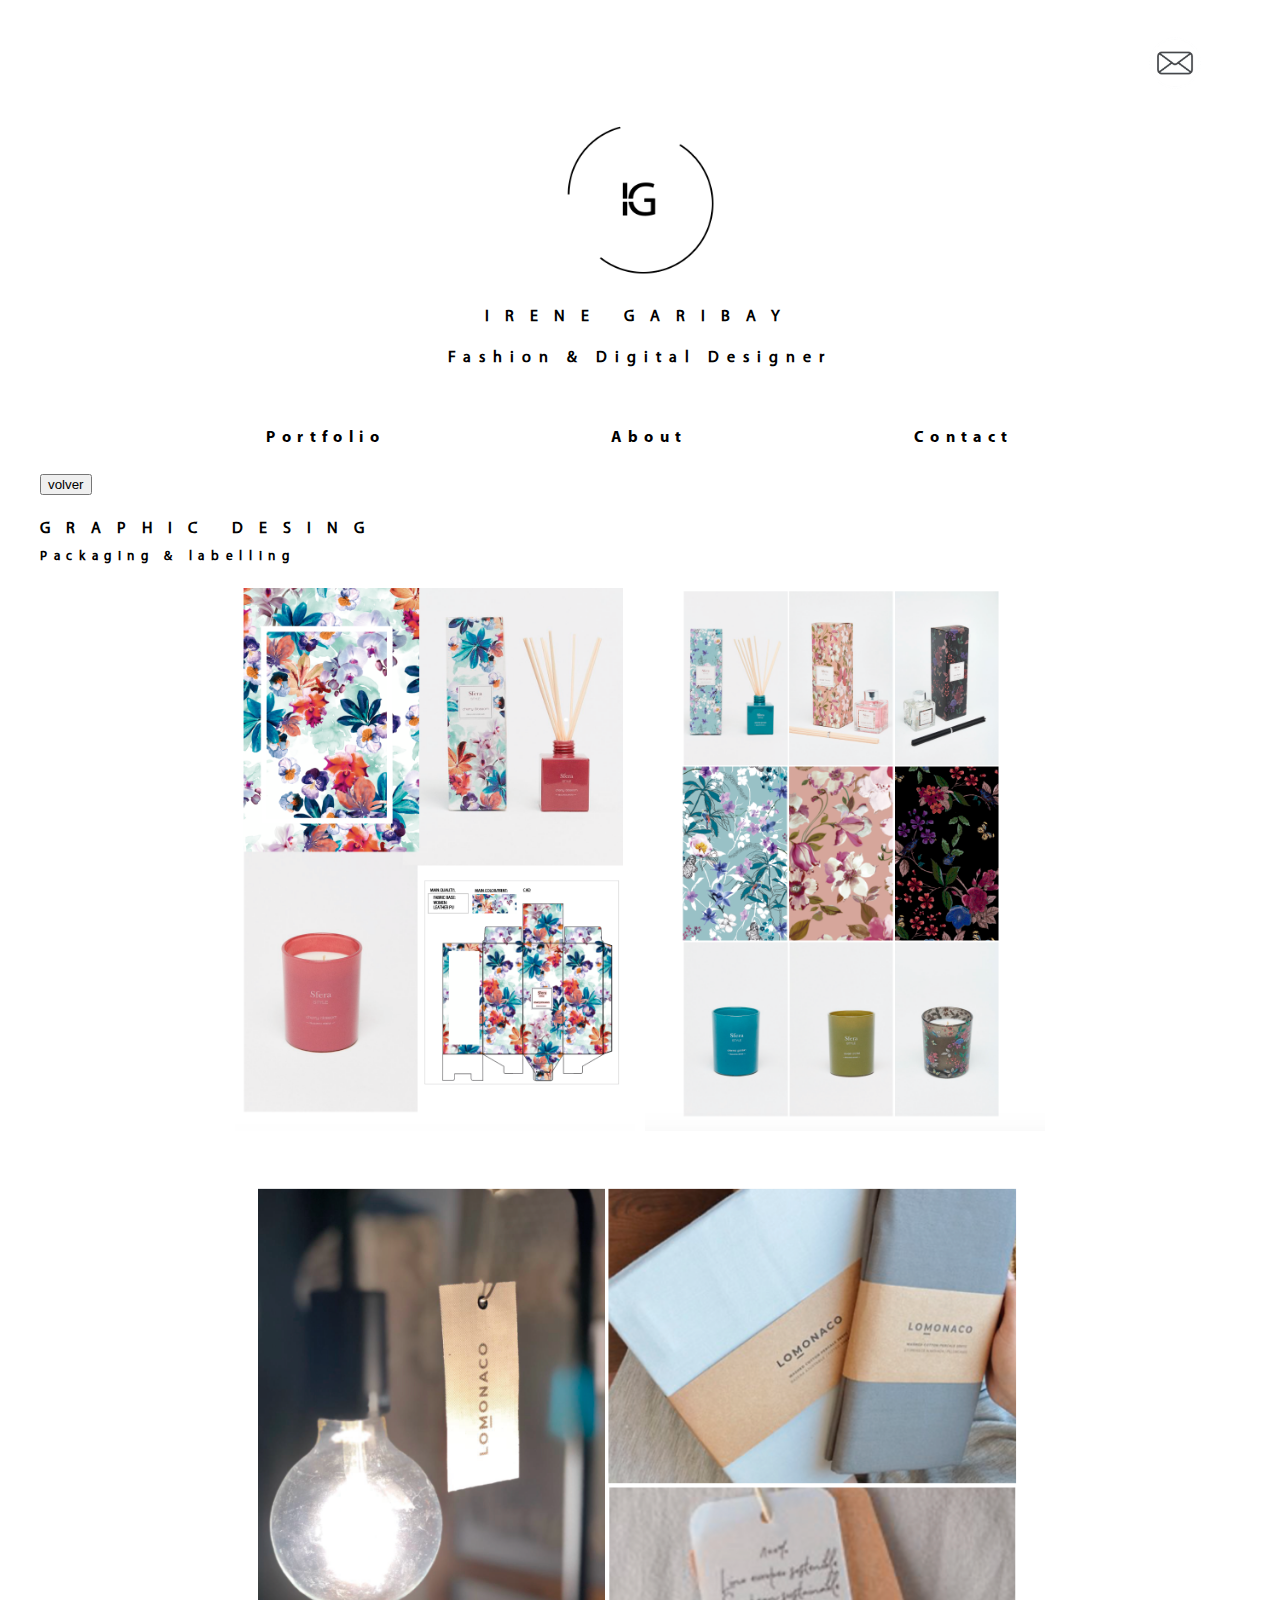
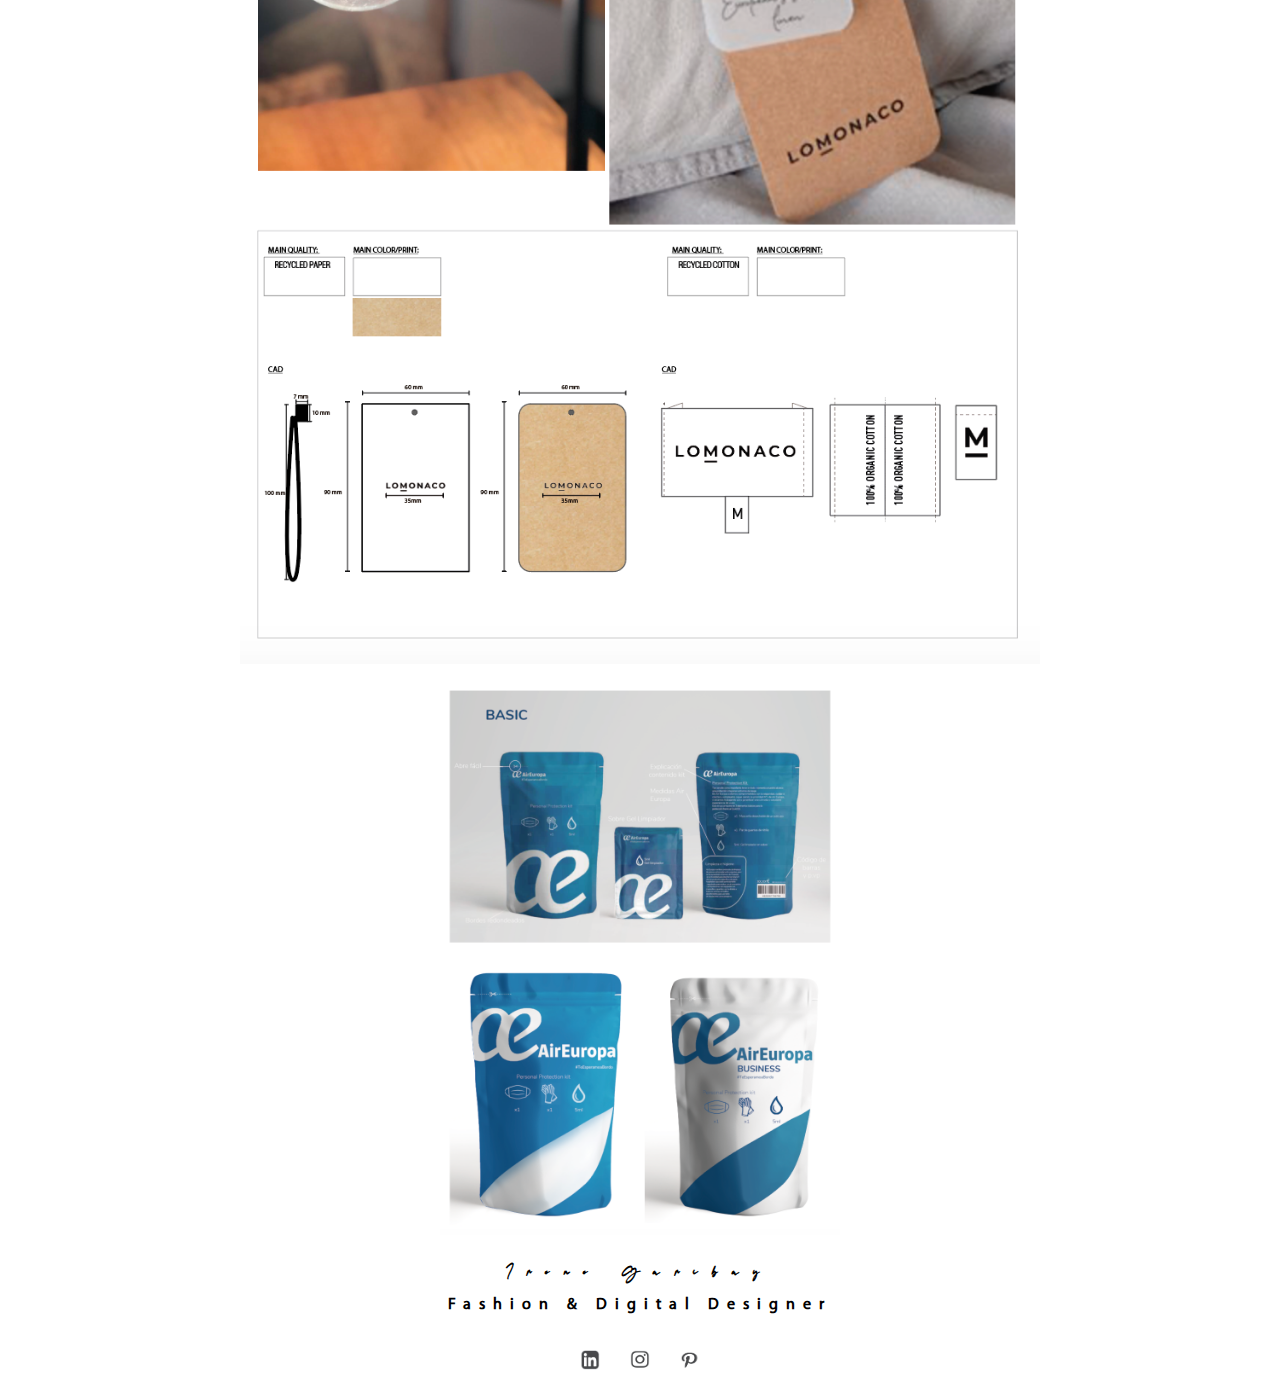
<file: portfolioGraphic.html>
<!DOCTYPE html>
<html lang="en">
<head>
    <meta charset="UTF-8">
    <meta name="viewport" content="width=device-width, initial-scale=1.0">
    <title>Document</title>
    <link rel="stylesheet" href="./css/style.css">
</head>
<body>
    
    
  <header class="cabecera">
    <a class="sobre" href="mailto:ireg_179@hotmail.com">  <img src="./IMAGENES/imagenPaginaprincipal/mail.png" alt="img2"></a>
    <a href="index.html"> <img src="./IMAGENES/imagen.logo/img1.png" alt="img1" class="logo"></a>
    <h3 class="todoestoloquieromaspequeño">IRENE GARIBAY</h3>
    <h4 class="todoestoloquieromaspequeño">Fashion & Digital Designer</h4>
    <nav class="menu">
      <ul>
        <li><a href="./portfolio.html">Portfolio</a></li>
        <li><a href="./about.html">About</a></li>
        <li><a href="./contact.html">Contact</a></li>
      </ul>
    </nav>
  </header>



  <main>
    <section>
      <input type="button" onclick="history.back()" name="volver" value="volver" class="boton">
      <h4>GRAPHIC DESING</h4>
      <h5>Packaging & labelling</h5>
    </section>

    <article class="todaslasimagenesdecadamarca">
        <img src="./IMAGENES/imageGraphic/img1.png" alt="img1">
        <img src="./IMAGENES/imageGraphic/img2.png" alt="img2">
        <img src="./IMAGENES/imageGraphic/img3.png" alt="img3">
        <img src="./IMAGENES/imageGraphic/img4.png" alt="img4">
    </article>
    
  </main>

  <footer>
    <div class="bottom">
      <h1 class="todoestoloquieromenospequeño">Irene Garibay</h1>
      <h6 class="todoestoloquieromaspequeño">Fashion & Digital Designer</h6>
    </div>

    <div class="redes">
      <a href="https://www.linkedin.com/in/irene-gonzalez-de-garibay-a900a185/" target="_blank"><img
          src="./IMAGENES/imagenPaginaprincipal/linke.jpg" alt="linkedin"></a>
      <a href="https://www.instagram.com/garibayayay/" target="_blank"><img
          src="./IMAGENES/imagenPaginaprincipal/inst.jpg" alt="instagram"></a>
      <a href="https://www.pinterest.es/ireg_179/_saved/" target="blank"><img
          src="./IMAGENES/imagenPaginaprincipal/pint.jpg" alt="pinteres"></a>
    </div>
  </footer>
</body>
</html>
</file>
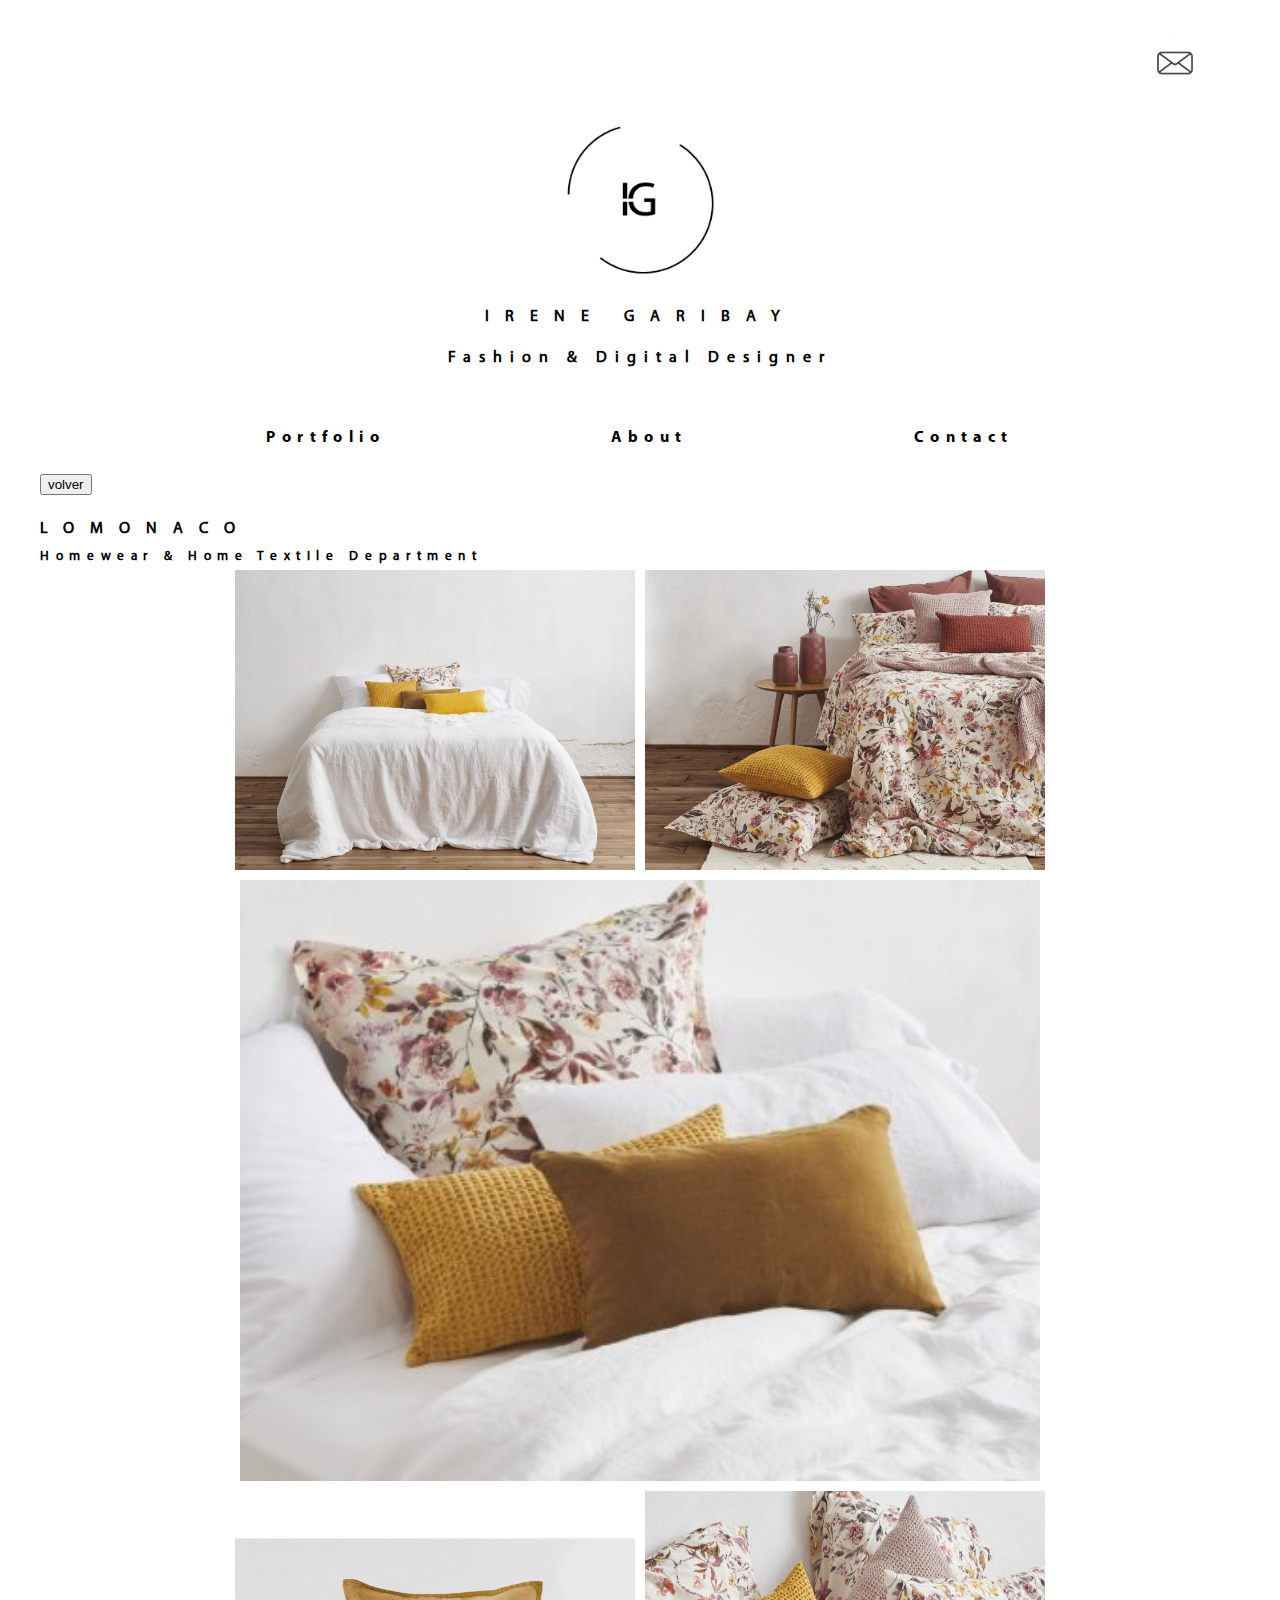
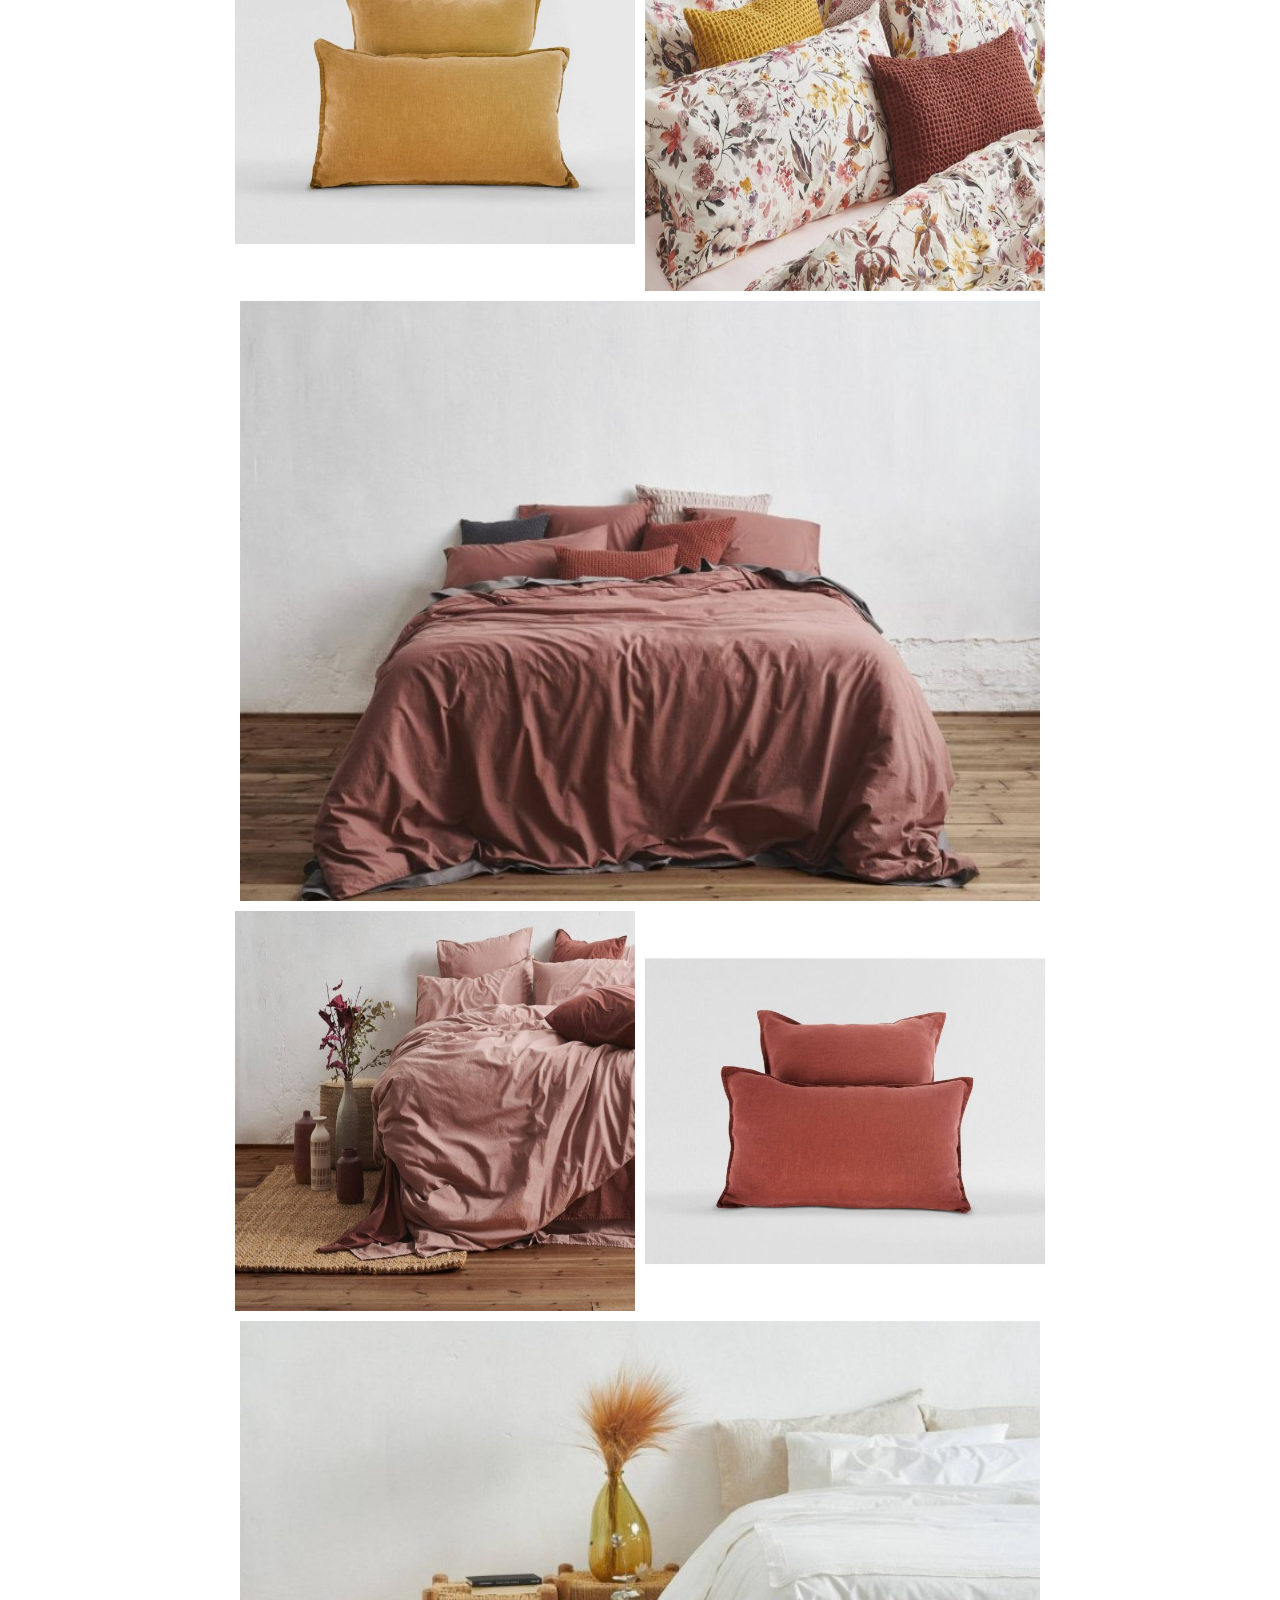
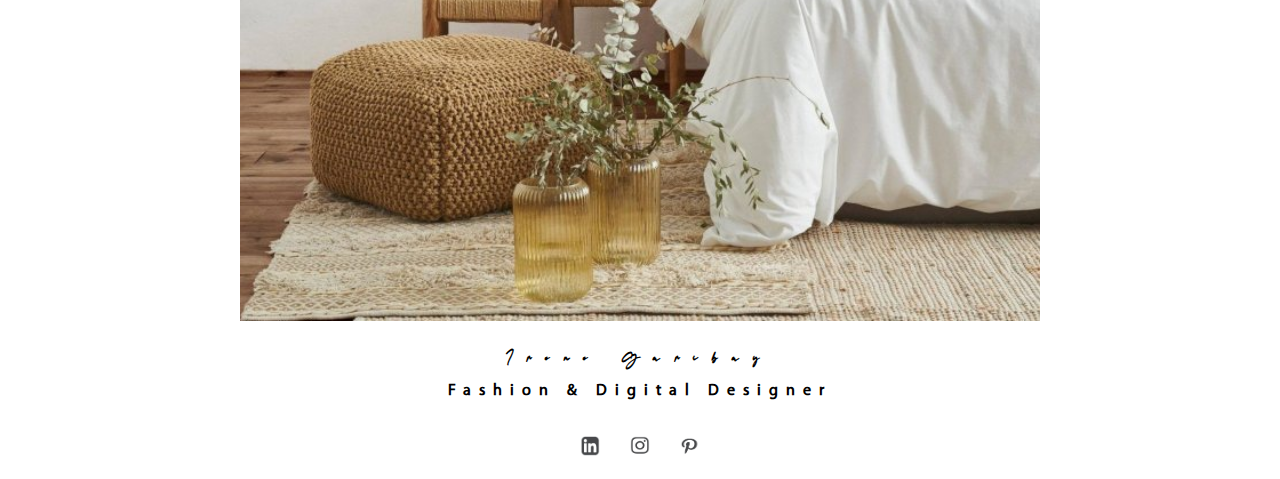
<file: portfolioLomonaco.html>
<!DOCTYPE html>
<html lang="en">

<head>
  <meta charset="UTF-8">
  <meta name="viewport" content="width=device-width, initial-scale=1.0">
  <title>Document</title>
  <link rel="stylesheet" href="./css/style.css">
</head>

<body>
  <header class="cabecera">
    <a class="sobre" href="mailto:ireg_179@hotmail.com">  <img src="./IMAGENES/imagenPaginaprincipal/mail.png" alt="img2"></a>
    <a href="index.html"> <img src="./IMAGENES/imagen.logo/img1.png" alt="img1" class="logo"></a>
    <h3 class="todoestoloquieromaspequeño">IRENE GARIBAY</h3>
    <h4 class="todoestoloquieromaspequeño">Fashion & Digital Designer</h4>
    <nav class="menu">
      <ul>
        <li><a href="./portfolio.html">Portfolio</a></li>
        <li><a href="./about.html">About</a></li>
        <li><a href="./contact.html">Contact</a></li>
      </ul>
    </nav>
  </header>



  <main>
    <section>
      <input type="button" onclick="history.back()" name="volver" value="volver" class="boton">
        <h4>LOMONACO</h4>
        <h5>Homewear & Home Textile Department</h5>
    </section>
  

    <article class="todaslasimagenesdecadamarca">
      <img src="./IMAGENES/imageLomonaco/img1.jpg" alt="img1">
      <img src="./IMAGENES/imageLomonaco/img2.jpg" alt="img2">
      <img src="./IMAGENES/imageLomonaco/img3.jpg" alt="img3">
      <img src="./IMAGENES/imageLomonaco/img4.jpg" alt="img4">
      <img src="./IMAGENES/imageLomonaco/img5.jpg" alt="img5">
      <img src="./IMAGENES/imageLomonaco/img6.jpg" alt="img6">
      <img src="./IMAGENES/imageLomonaco/img7.jpg" alt="img7">
      <img src="./IMAGENES/imageLomonaco/img8.jpg" alt="img8">
      <img src="./IMAGENES/imageLomonaco/img9.jpg" alt="img9">
    </article>
  </main>

  <footer>
    <div class="bottom">
      <h1 class="todoestoloquieromenospequeño">Irene Garibay</h1>
      <h6 class="todoestoloquieromaspequeño">Fashion & Digital Designer</h6>
    </div>

    <div class="redes">
      <a href="https://www.linkedin.com/in/irene-gonzalez-de-garibay-a900a185/" target="_blank"><img
          src="./IMAGENES/imagenPaginaprincipal/linke.jpg" alt="linkedin"></a>
      <a href="https://www.instagram.com/garibayayay/" target="_blank"><img
          src="./IMAGENES/imagenPaginaprincipal/inst.jpg" alt="instagram"></a>
      <a href="https://www.pinterest.es/ireg_179/_saved/" target="blank"><img
          src="./IMAGENES/imagenPaginaprincipal/pint.jpg" alt="pinteres"></a>
    </div>
  </footer>

</body>

</html>
</file>
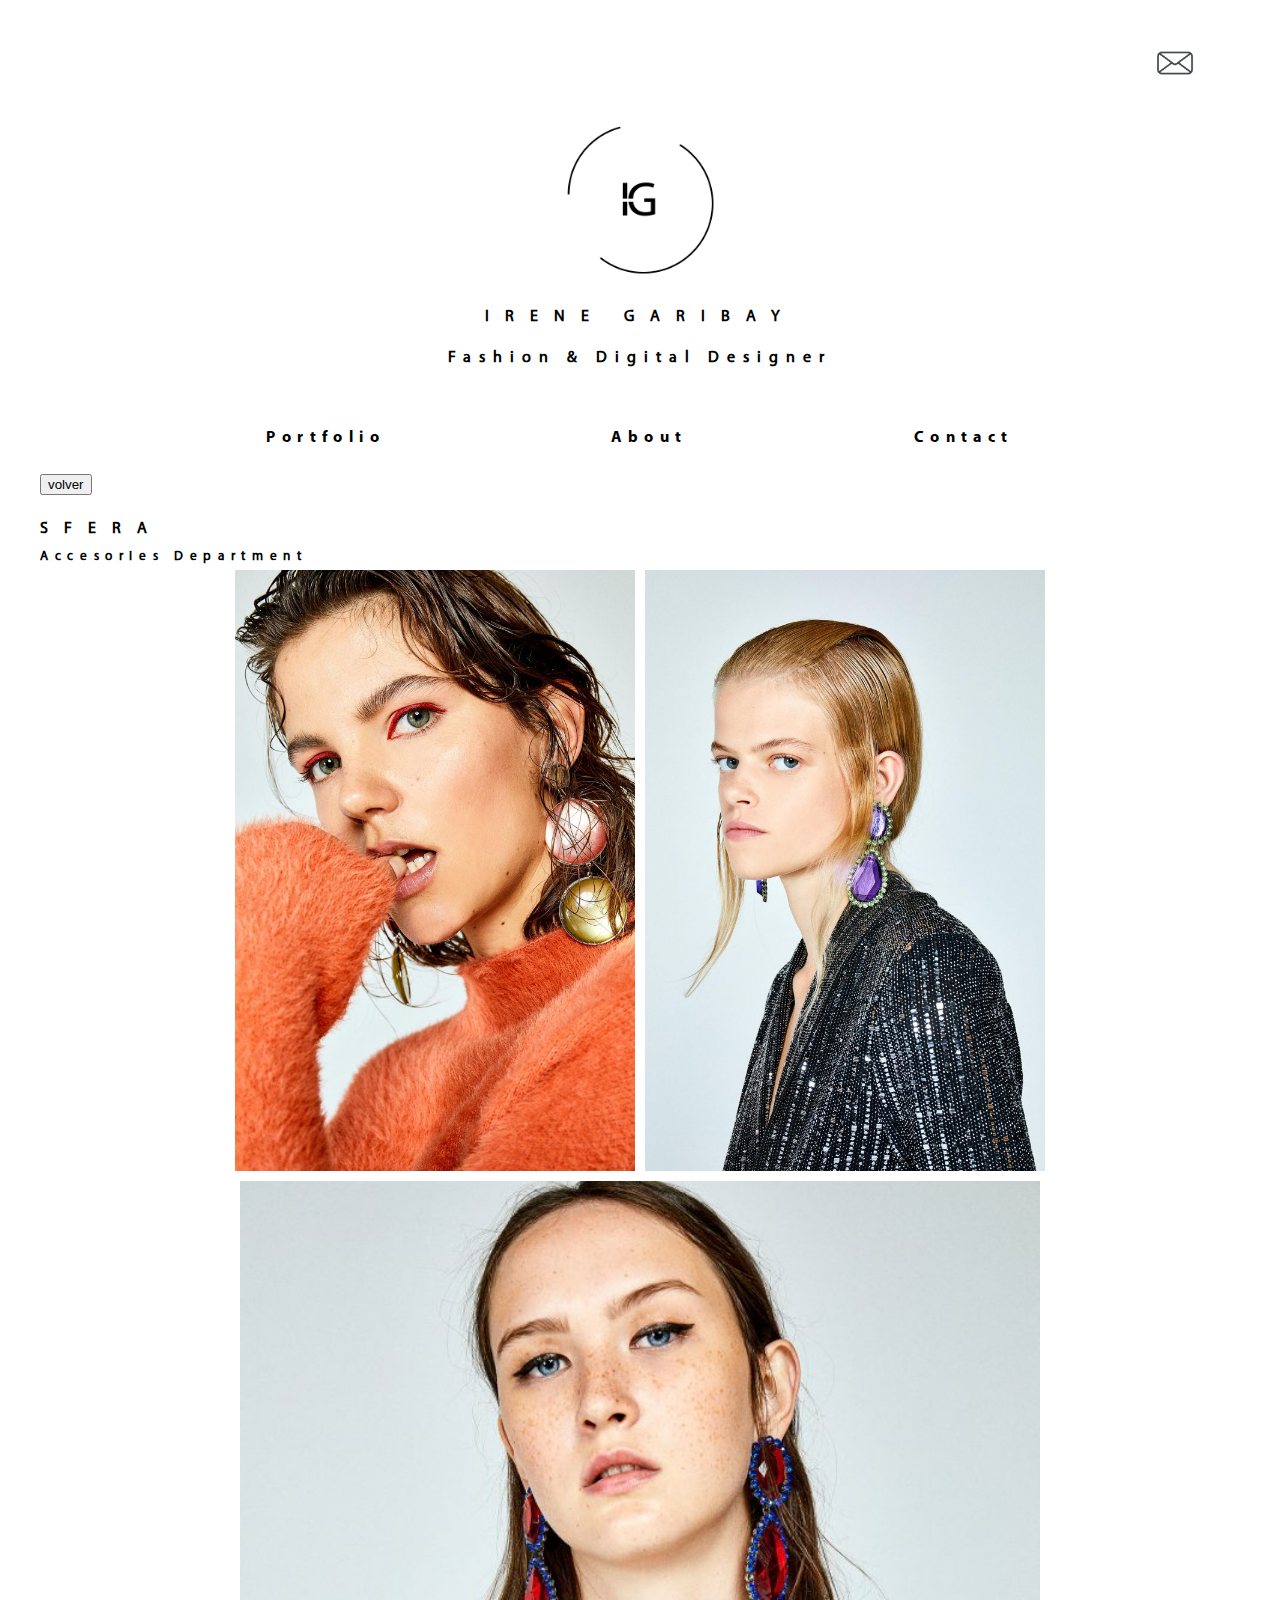
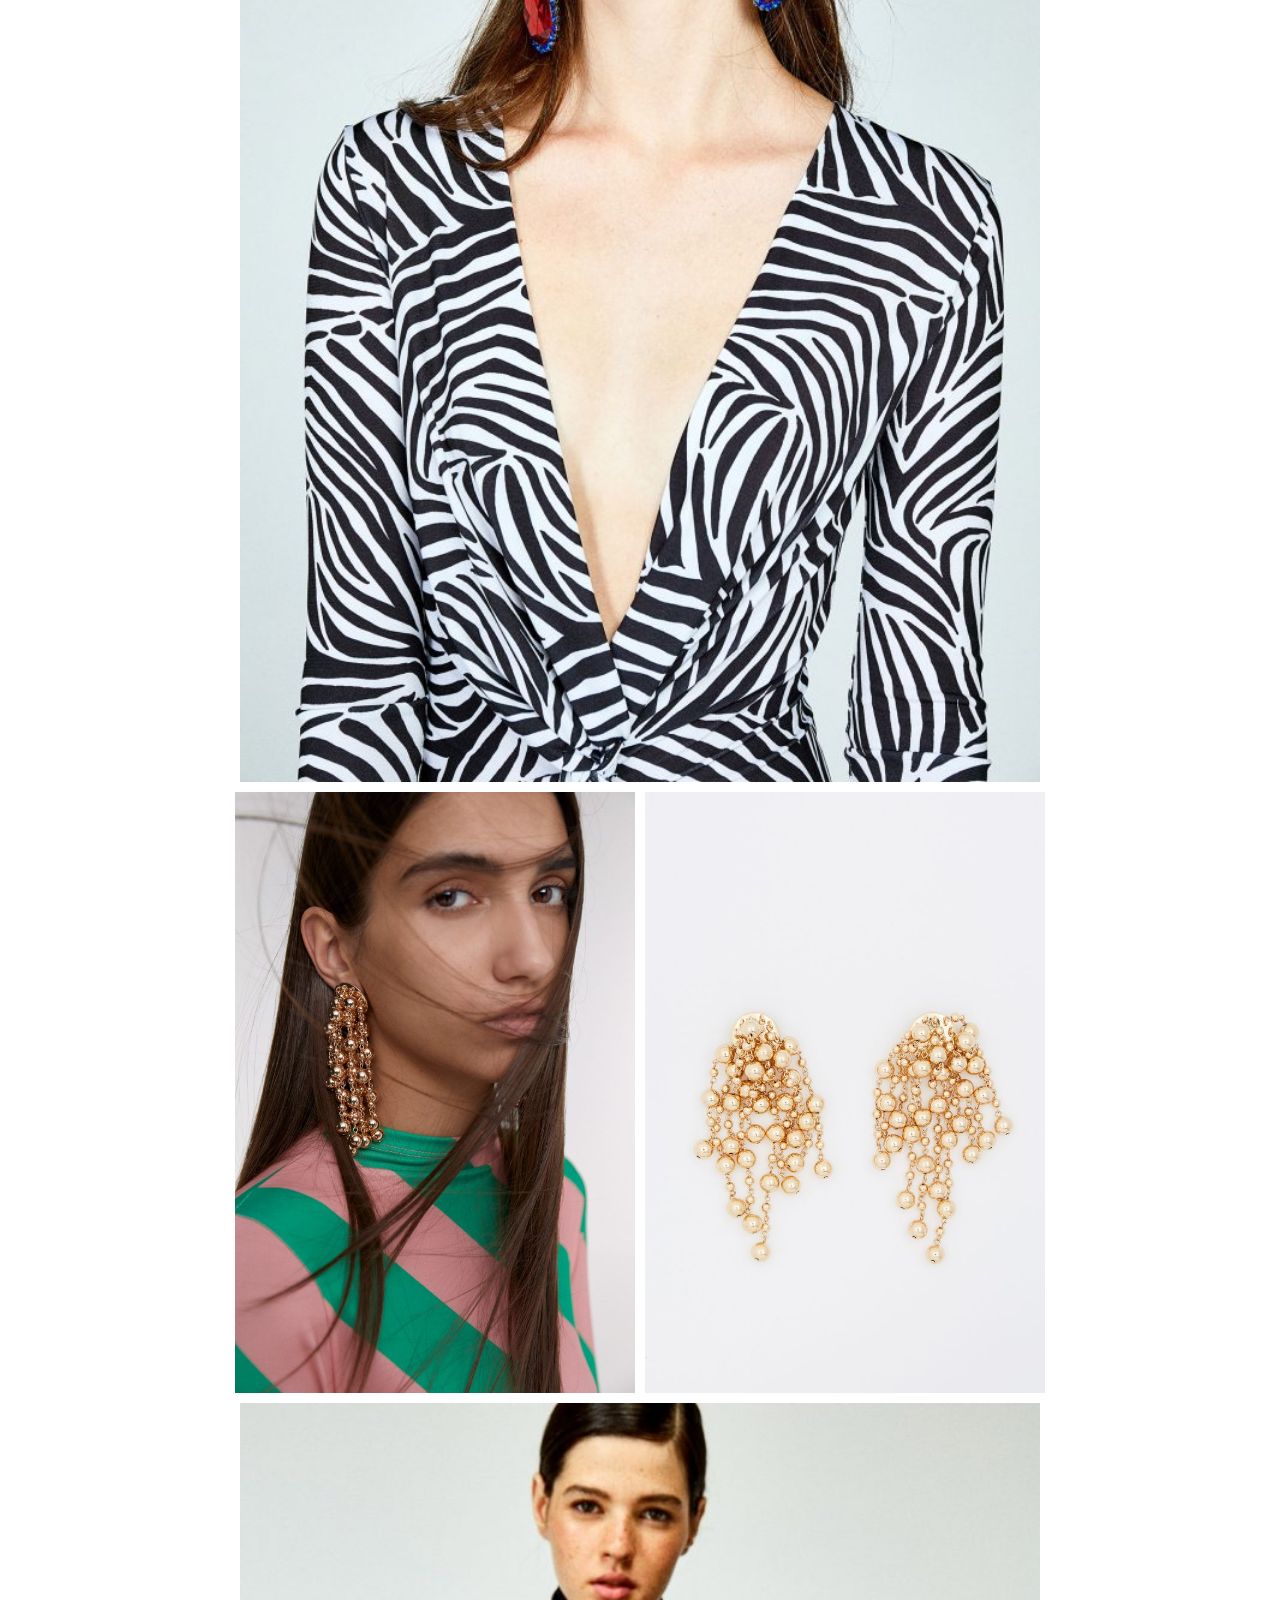
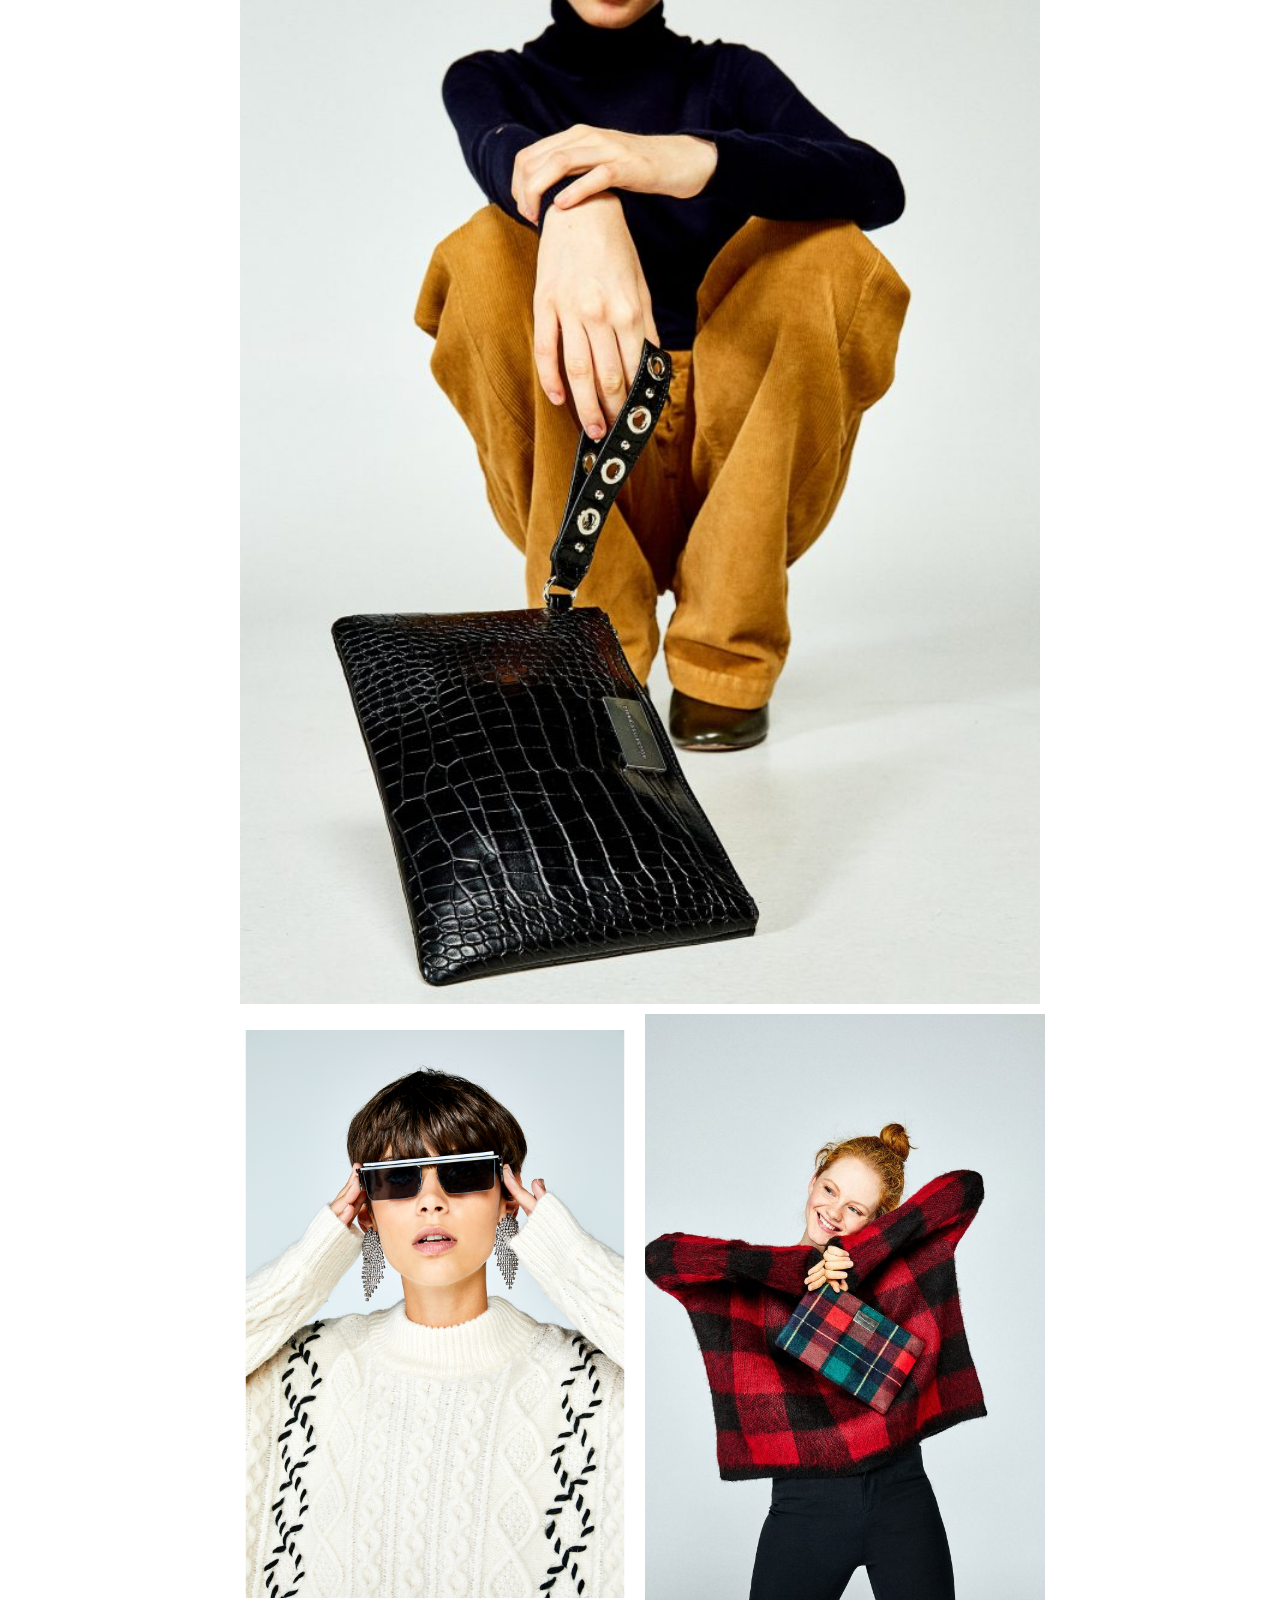
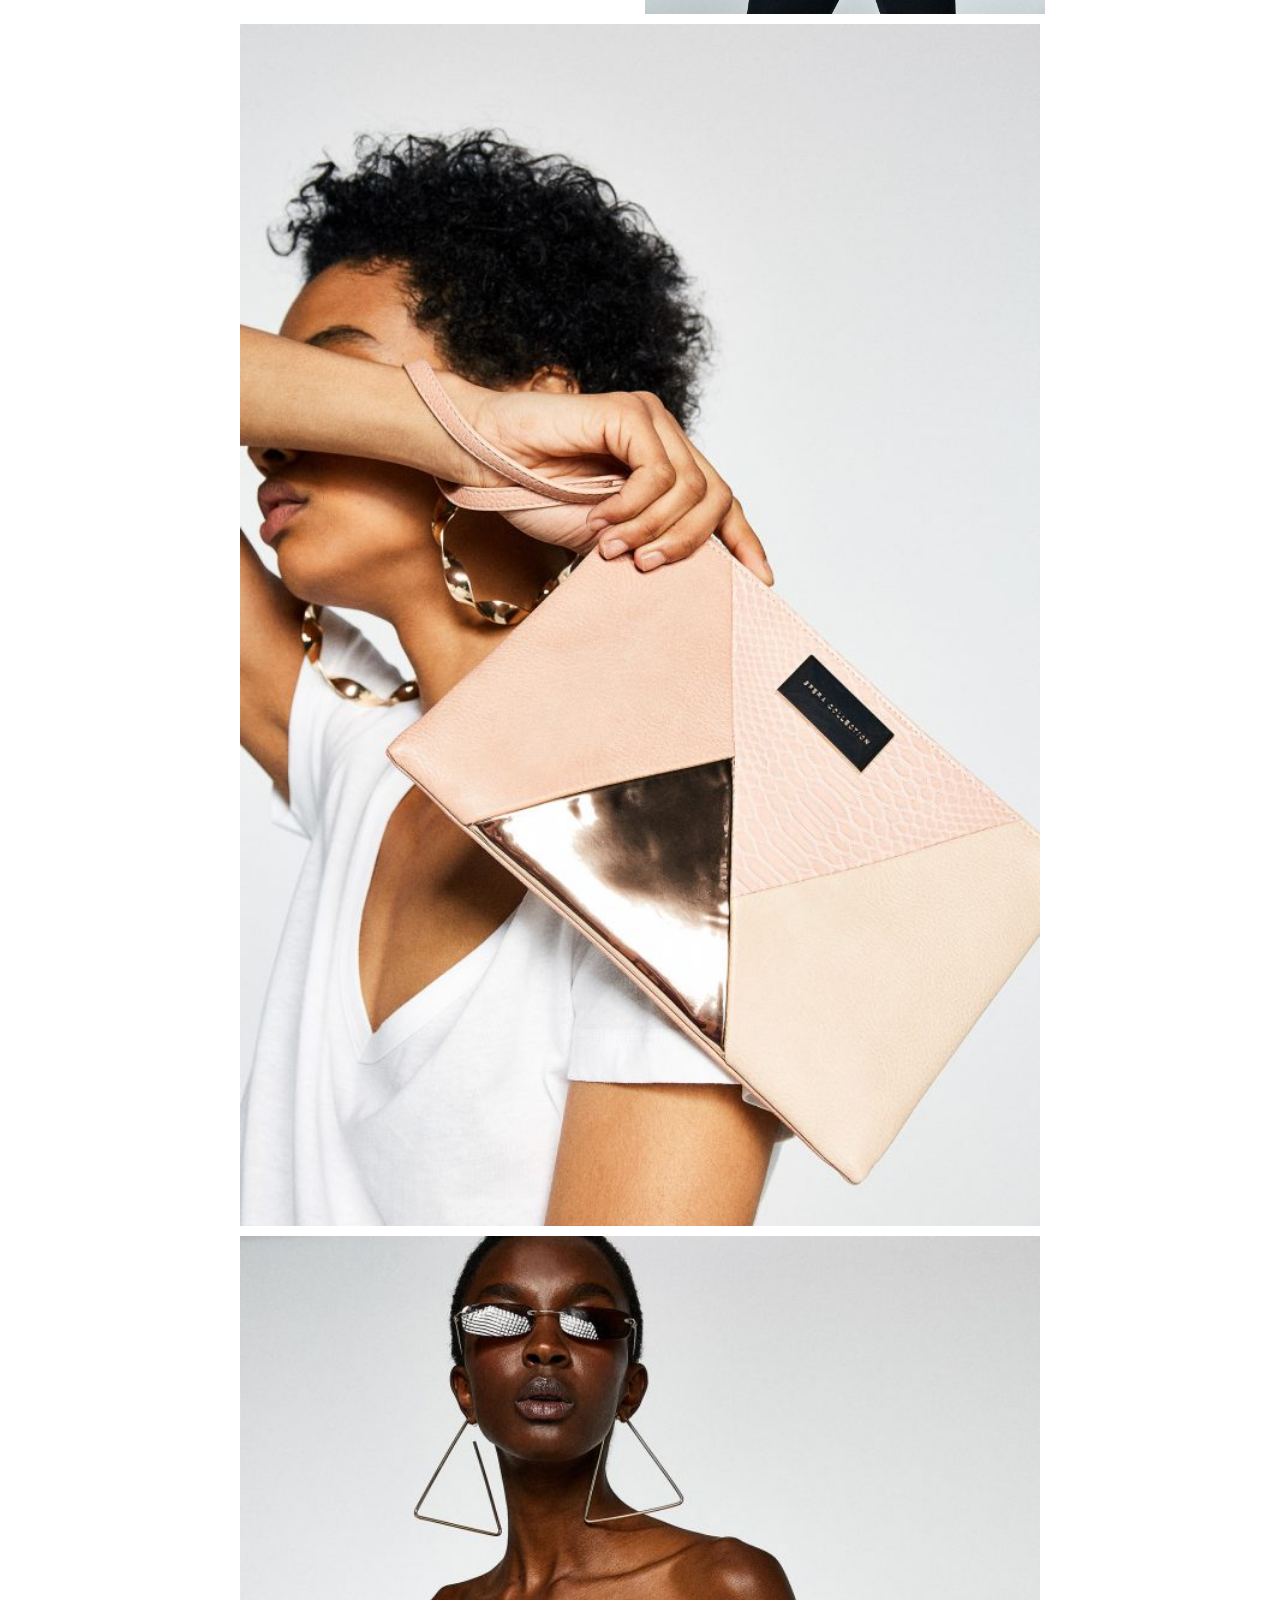
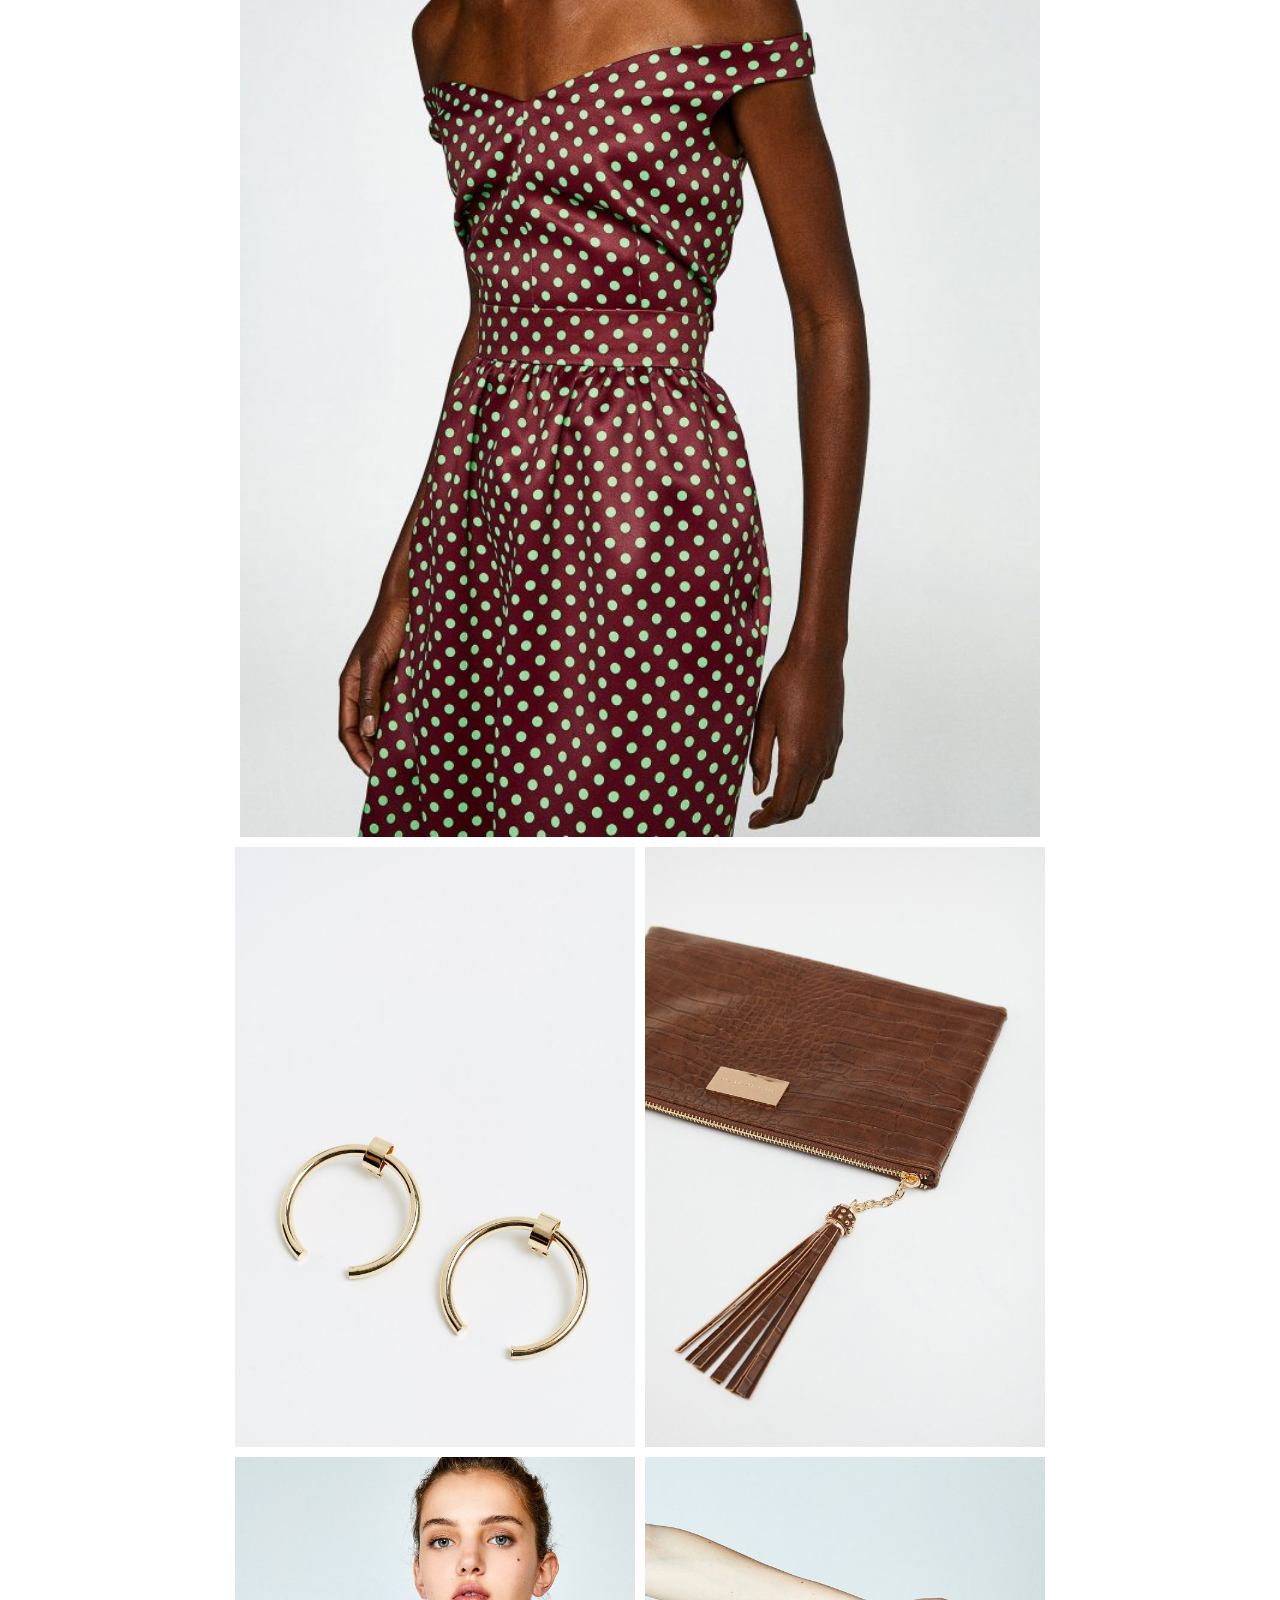
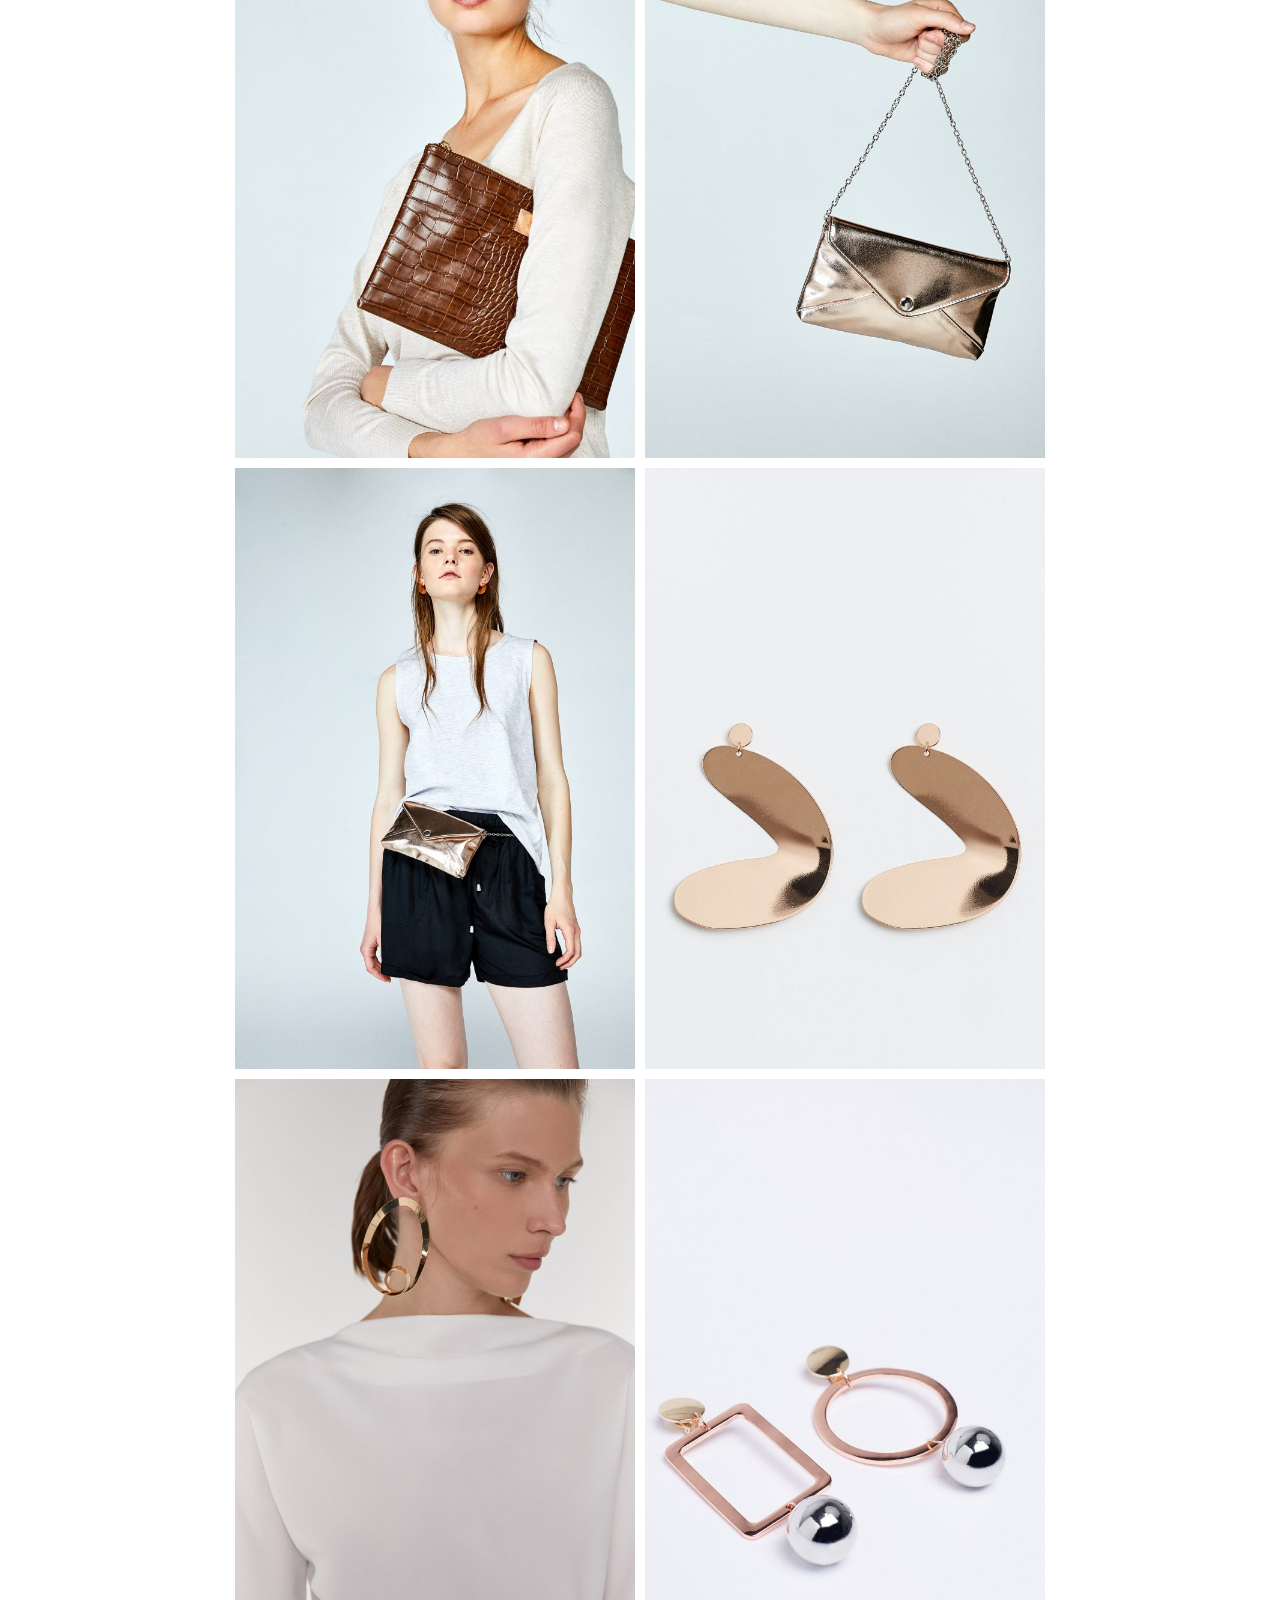
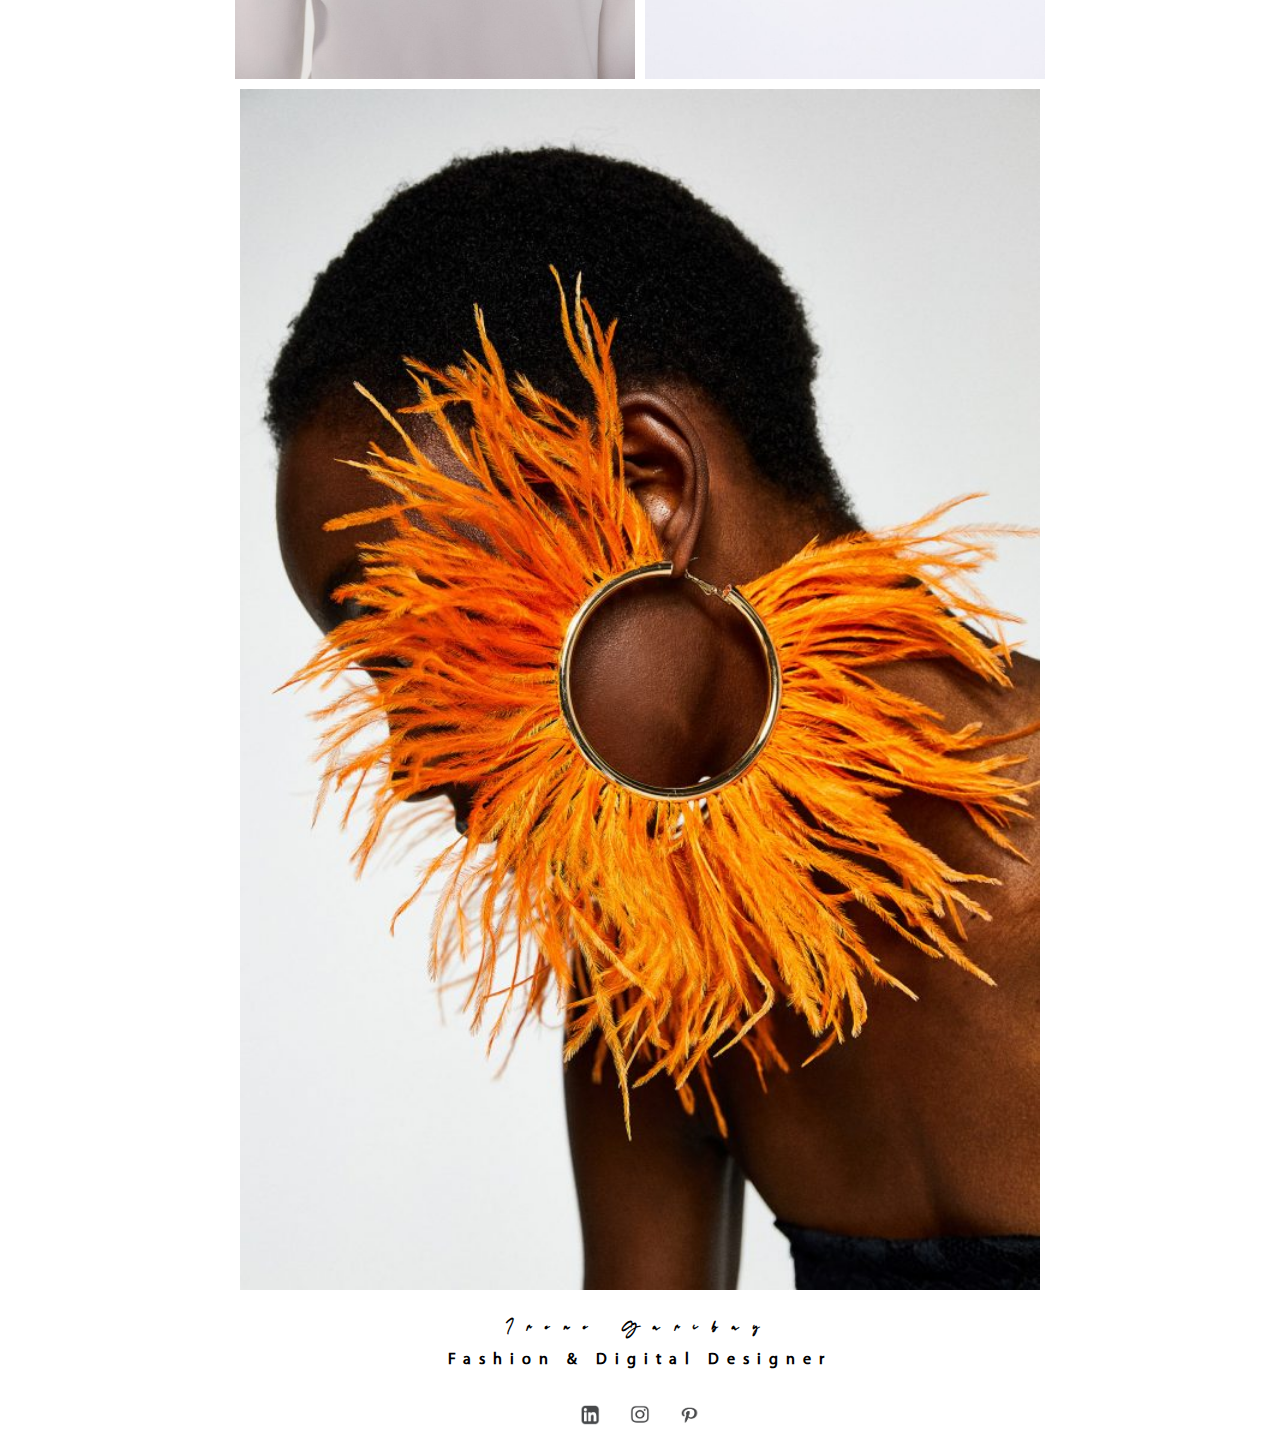
<file: portfolioSfera.html>
<!DOCTYPE html>
<html lang="en">

<head>
  <meta charset="UTF-8">
  <meta name="viewport" content="width=device-width, initial-scale=1.0">
  <title>Document</title>
  <link rel="stylesheet" href="./css/style.css">
</head>

<body>

  <header class="cabecera">
    <a class="sobre" href="mailto:ireg_179@hotmail.com">  <img src="./IMAGENES/imagenPaginaprincipal/mail.png" alt="img2"></a>
    <a href="index.html"> <img src="./IMAGENES/imagen.logo/img1.png" alt="img1" class="logo"></a>
    <h3 class="todoestoloquieromaspequeño">IRENE GARIBAY</h3>
    <h4 class="todoestoloquieromaspequeño">Fashion & Digital Designer</h4>
    <nav class="menu">
      <ul>
        <li><a href="./portfolio.html">Portfolio</a></li>
        <li><a href="./about.html">About</a></li>
        <li><a href="./contact.html">Contact</a></li>
      </ul>
    </nav>
  </header>



  <main>
    <section>
      <input type="button" onclick="history.back()" name="volver" value="volver" class="boton">

      <h4>SFERA</h4>
      <h5>Accesories Department</h5>
    </section>

    <article class="todaslasimagenesdecadamarca">
        <img src="./IMAGENES/imageSfera/img1.jpg" alt="img1">
        <img src="./IMAGENES/imageSfera/img2.jpg" alt="img2">
        <img src="./IMAGENES/imageSfera/img3.jpg" alt="img3">
        <img src="./IMAGENES/imageSfera/img4.jpg" alt="img4">
        <img src="./IMAGENES/imageSfera/img5.jpg" alt="img5">
        <img src="./IMAGENES/imageSfera/img6.jpg" alt="img6">
        <img src="./IMAGENES/imageSfera/img7.jpg" alt="img7">
        <img src="./IMAGENES/imageSfera/img8.jpg" alt="img8">
        <img src="./IMAGENES/imageSfera/img9.jpg" alt="img9">
        <img src="./IMAGENES/imageSfera/img10.jpg" alt="img10">
        <img src="./IMAGENES/imageSfera/img11.jpg" alt="img11">
        <img src="./IMAGENES/imageSfera/img12.jpg" alt="img12">
        <img src="./IMAGENES/imageSfera/img13.jpg" alt="img13">
        <img src="./IMAGENES/imageSfera/img14.jpg" alt="img14">
        <img src="./IMAGENES/imageSfera/img15.jpg" alt="img15">
        <img src="./IMAGENES/imageSfera/img17.jpg" alt="img17">
        <img src="./IMAGENES/imageSfera/img18.jpg" alt="img18">
        <img src="./IMAGENES/imageSfera/img19.jpg" alt="img19">
        <img src="./IMAGENES/imageSfera/img20.jpg" alt="img20">
    </article>
    
  </main>

  <footer>
    <div class="bottom">
      <h1 class="todoestoloquieromenospequeño">Irene Garibay</h1>
      <h6 class="todoestoloquieromaspequeño">Fashion & Digital Designer</h6>
    </div>

    <div class="redes">
      <a href="https://www.linkedin.com/in/irene-gonzalez-de-garibay-a900a185/" target="_blank"><img
          src="./IMAGENES/imagenPaginaprincipal/linke.jpg" alt="linkedin"></a>
      <a href="https://www.instagram.com/garibayayay/" target="_blank"><img
          src="./IMAGENES/imagenPaginaprincipal/inst.jpg" alt="instagram"></a>
      <a href="https://www.pinterest.es/ireg_179/_saved/" target="blank"><img
          src="./IMAGENES/imagenPaginaprincipal/pint.jpg" alt="pinteres"></a>
    </div>
  </footer>

</body>

</html>
</file>
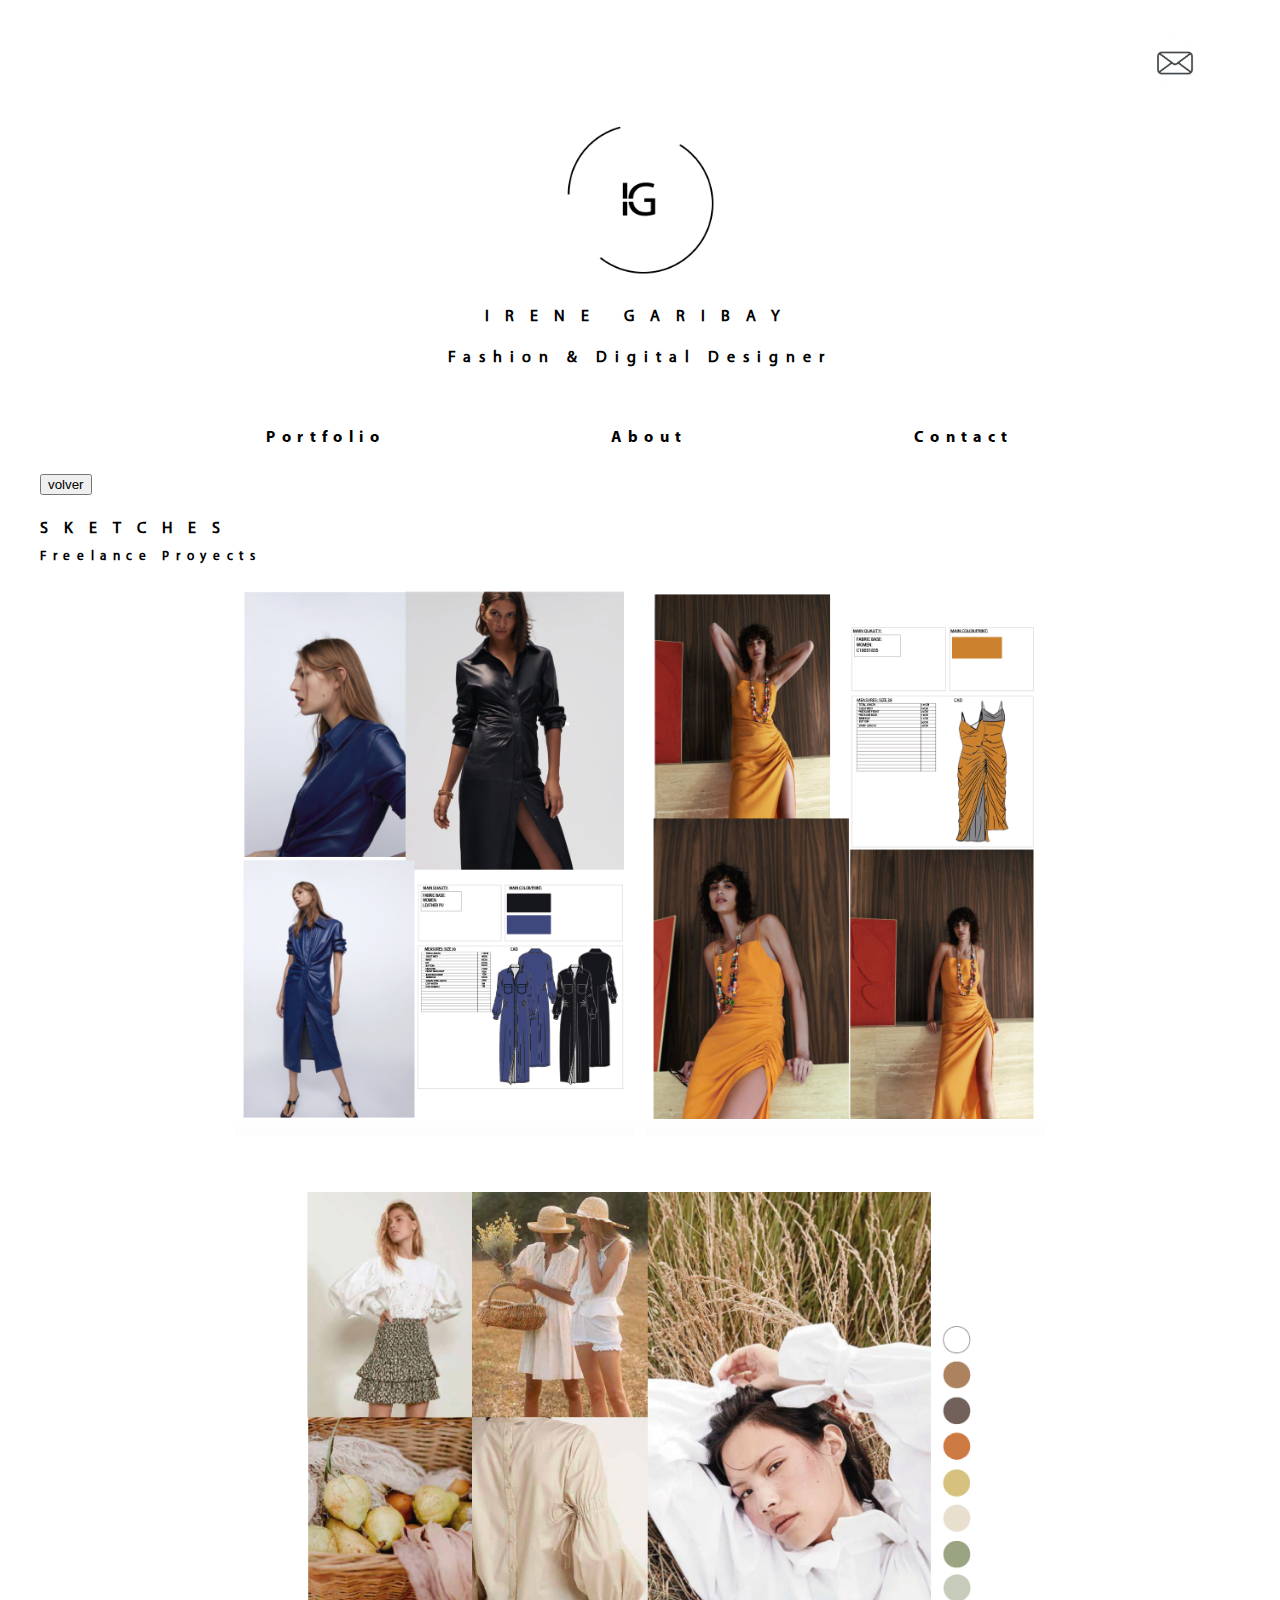
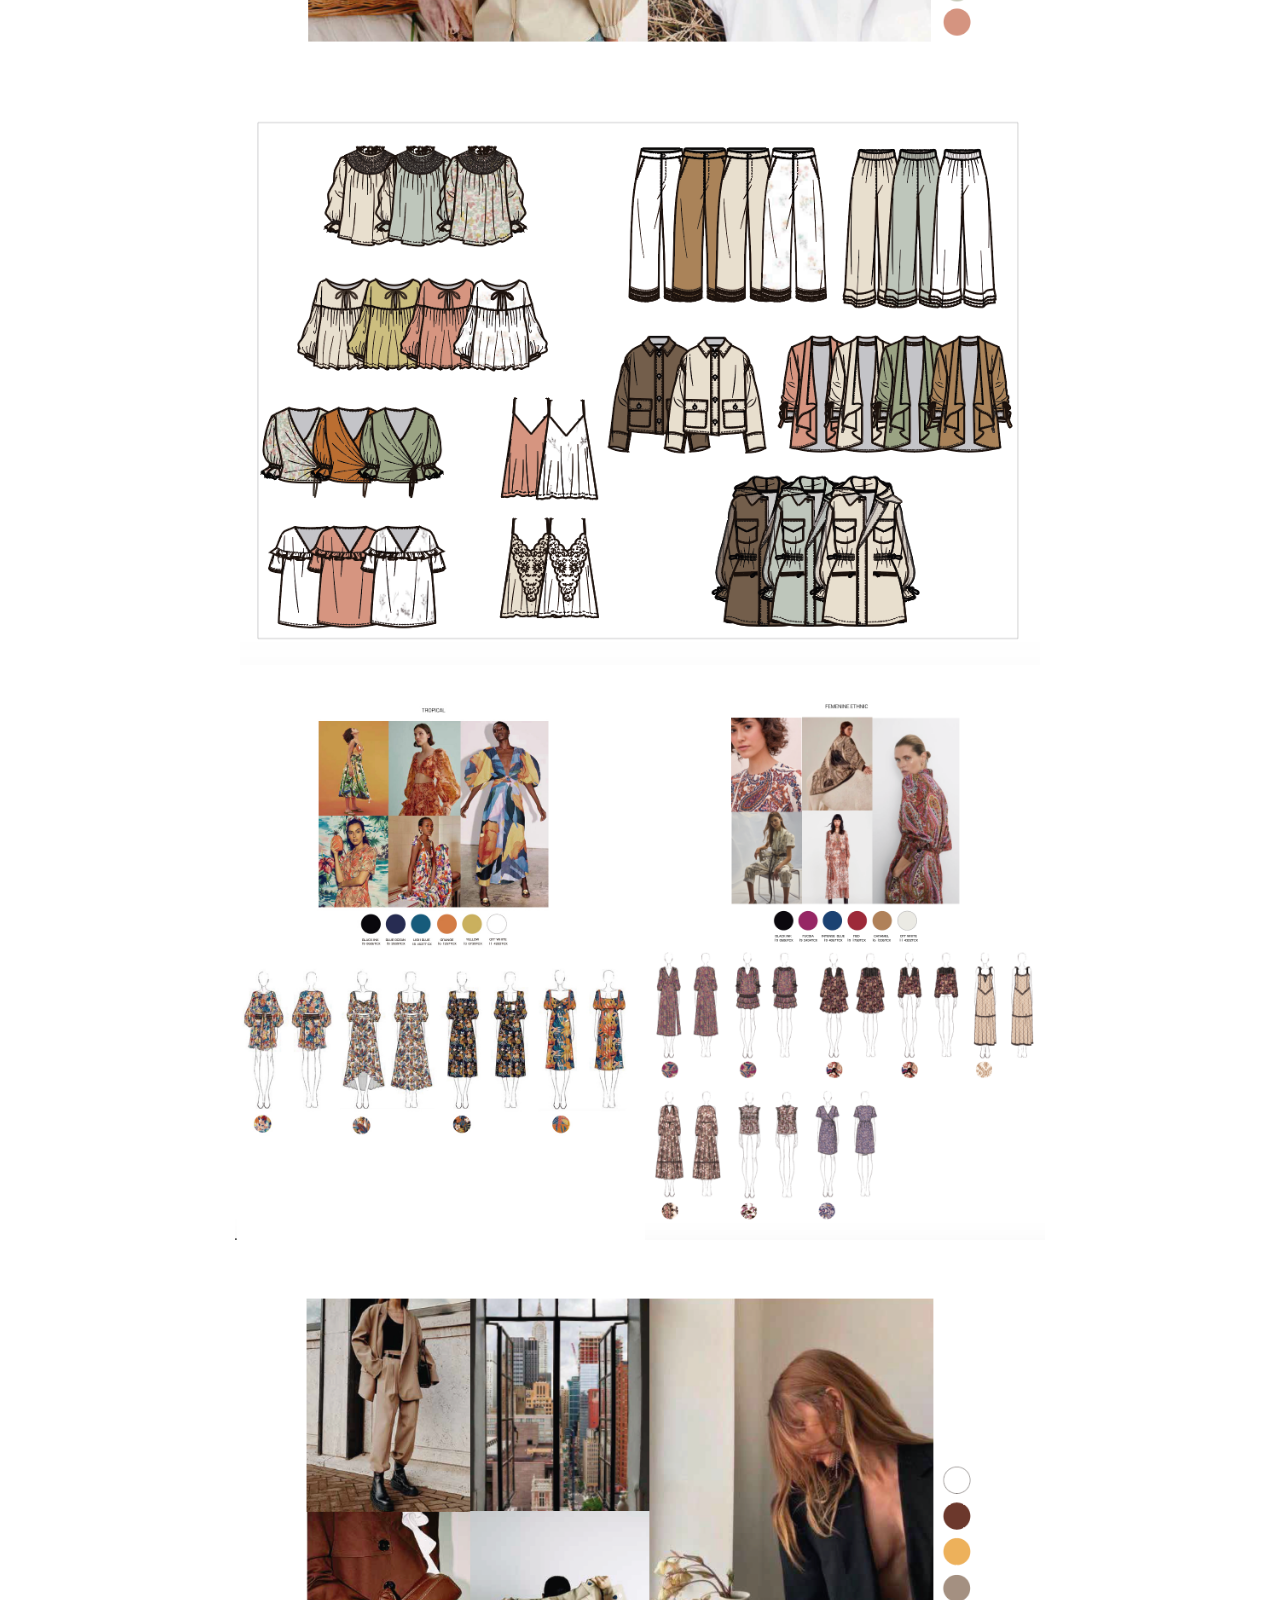
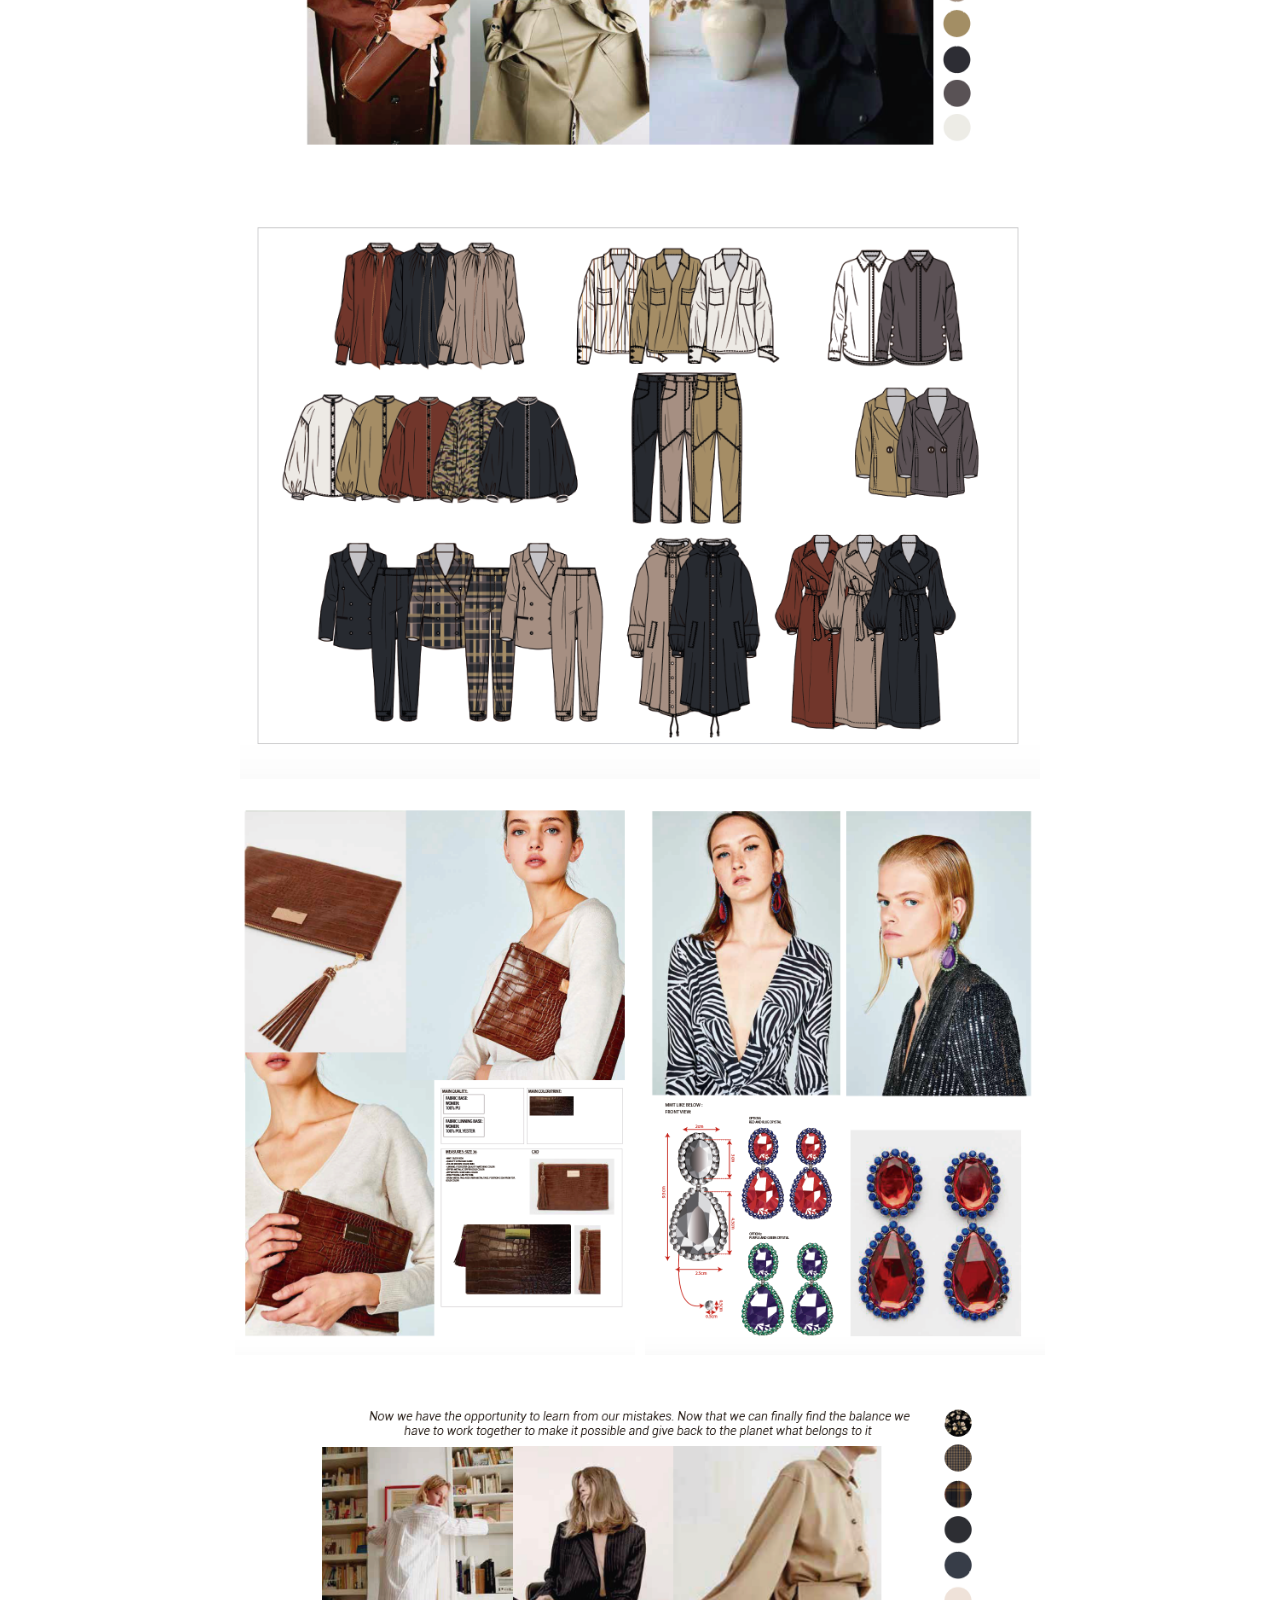
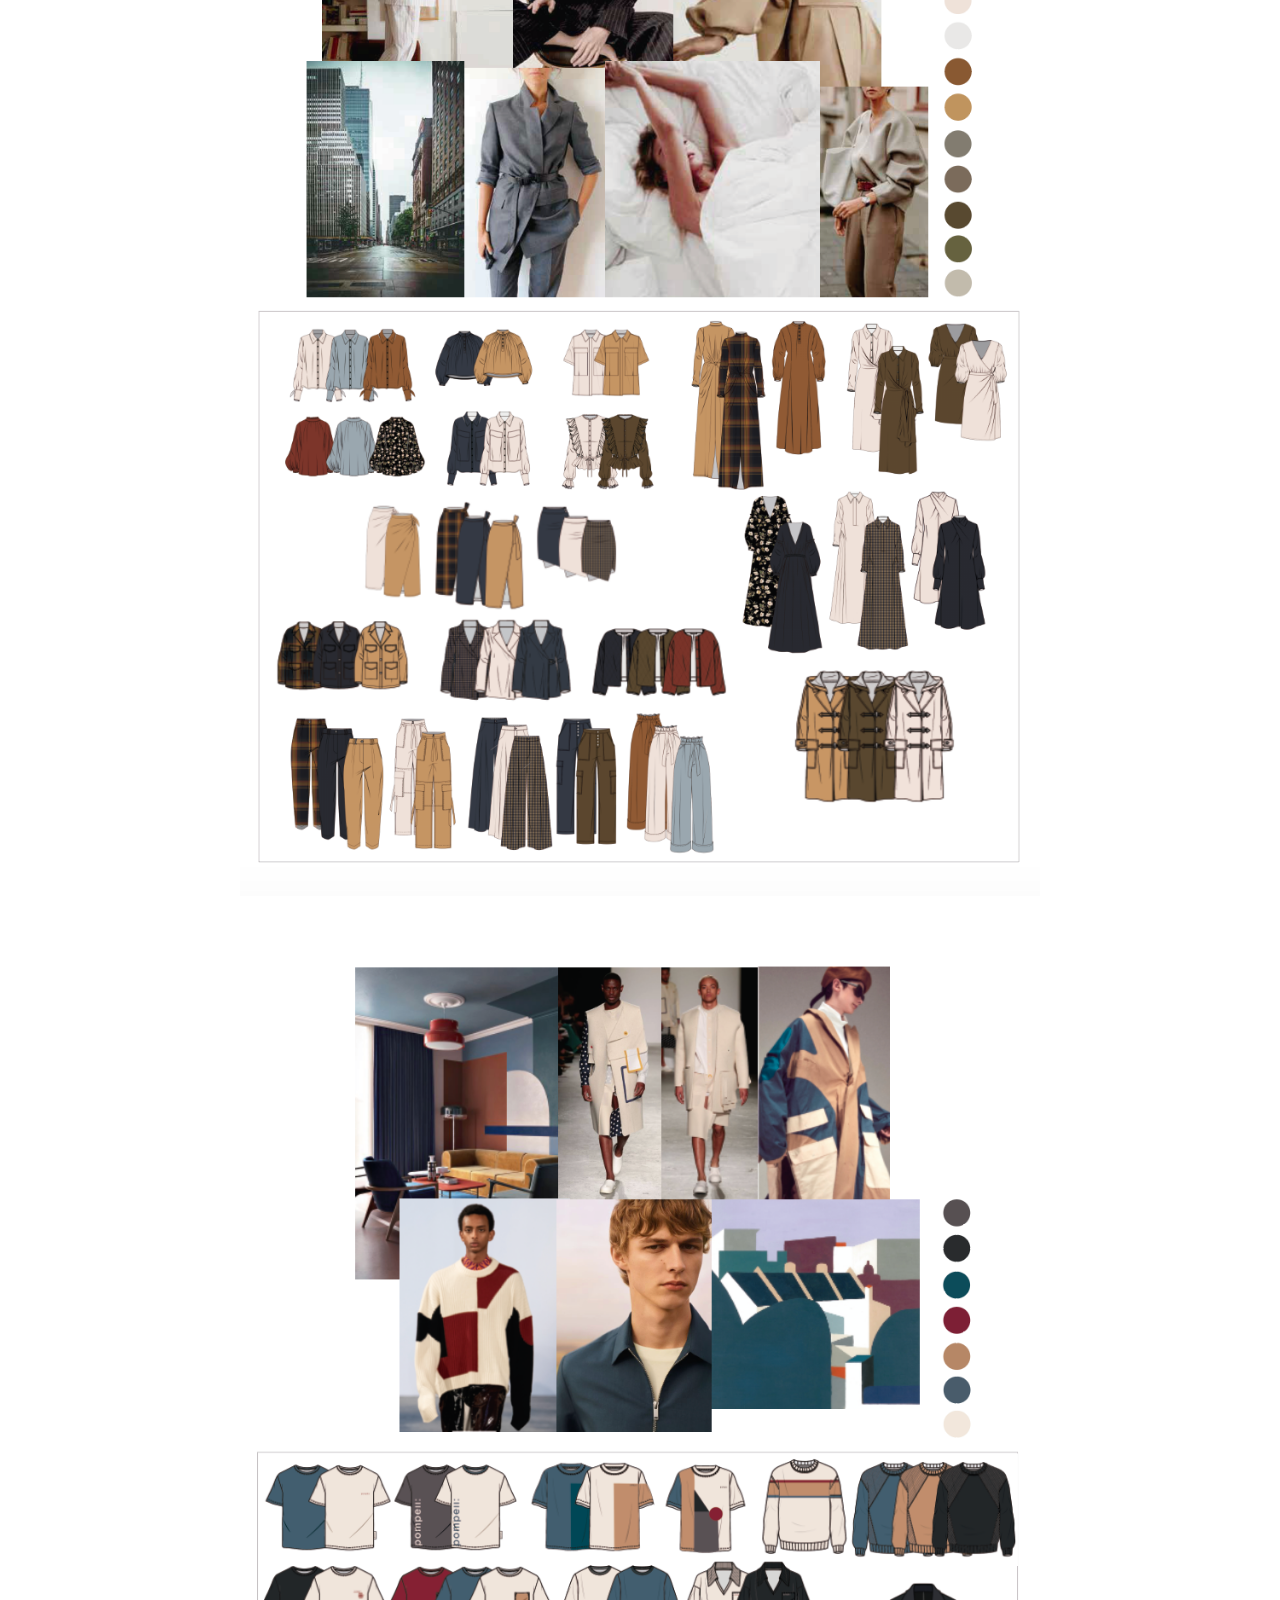
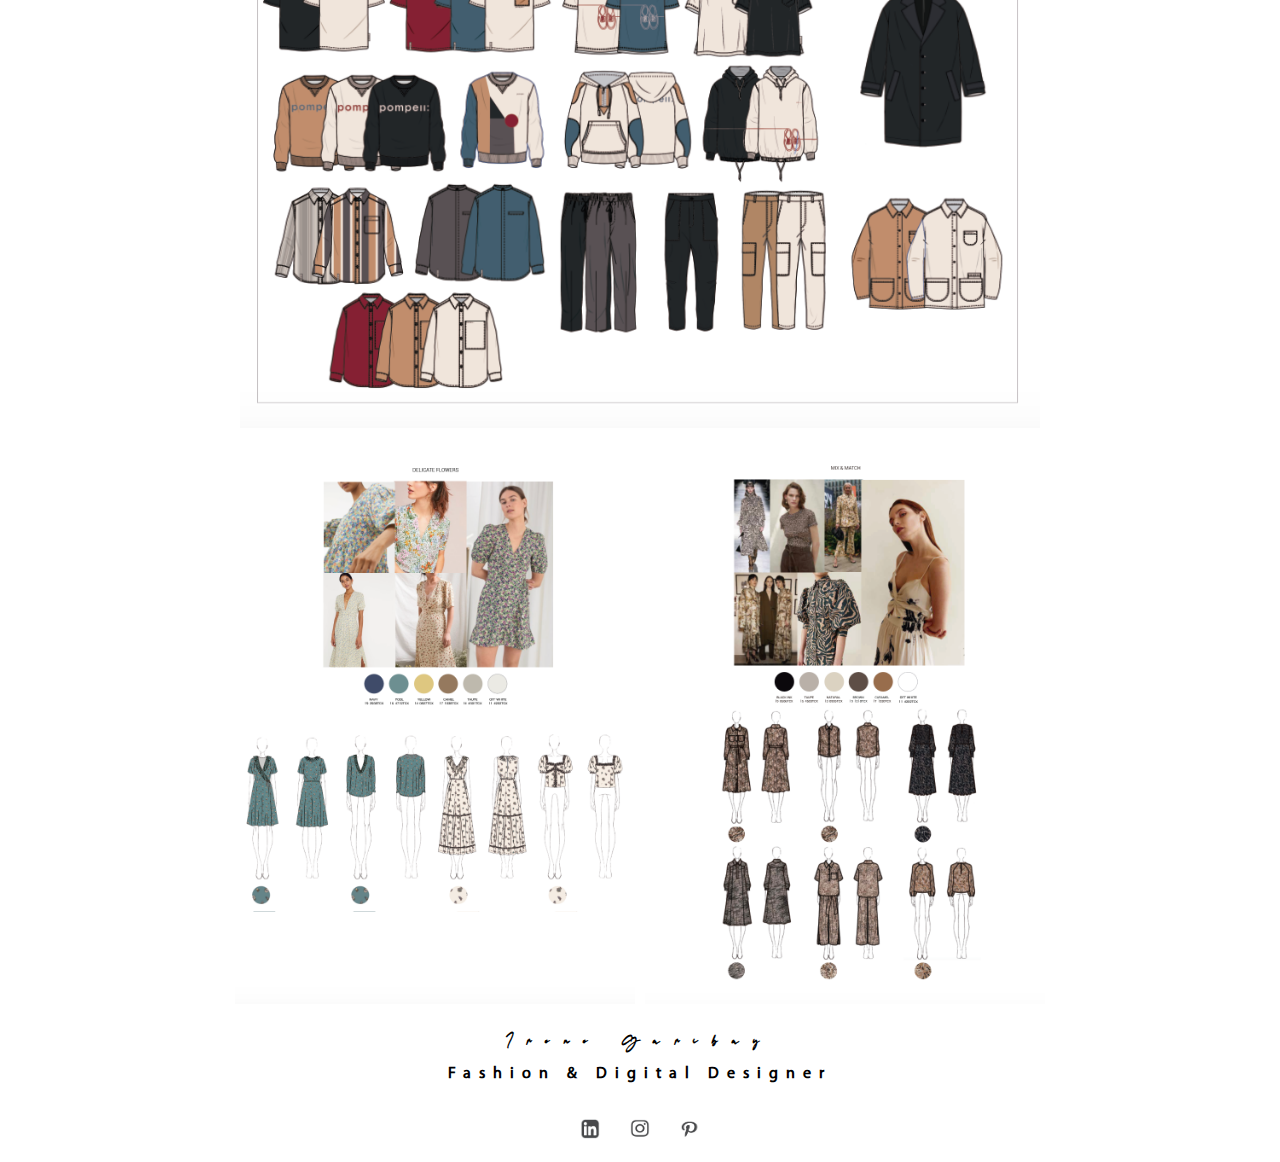
<file: portfolioSketch.html>
<!DOCTYPE html>
<html lang="en">

<head>
    <meta charset="UTF-8">
    <meta name="viewport" content="width=device-width, initial-scale=1.0">
    <title>Document</title>
    <link rel="stylesheet" href="./css/style.css">
</head>

<body>


    <header class="cabecera">
        <a class="sobre" href="mailto:ireg_179@hotmail.com"> <img src="./IMAGENES/imagenPaginaprincipal/mail.png"
                alt="img2"></a>
        <a href="index.html"> <img src="./IMAGENES/imagen.logo/img1.png" alt="img1" class="logo"></a>
        <h3 class="todoestoloquieromaspequeño">IRENE GARIBAY</h3>
        <h4 class="todoestoloquieromaspequeño">Fashion & Digital Designer</h4>
        <nav class="menu">
            <ul>
                <li><a href="./portfolio.html">Portfolio</a></li>
                <li><a href="./about.html">About</a></li>
                <li><a href="./contact.html">Contact</a></li>
            </ul>
        </nav>
    </header>


    

    <main>
        <section>
            <input type="button" onclick="history.back()" name="volver" value="volver" class="boton">
            <h4>SKETCHES</h4>
            <h5>Freelance Proyects</h5>
        </section>

        <article class="todaslasimagenesdecadamarca">
            <img src="./IMAGENES/imagenSkecth/img1.png" alt="img1">
            <img src="./IMAGENES/imagenSkecth/img2.png" alt="img2">
            <img src="./IMAGENES/imagenSkecth/img3.png" alt="img3">
            <img src="./IMAGENES/imagenSkecth/img4.jpg" alt="img4">
            <img src="./IMAGENES/imagenSkecth/img5.png" alt="img5">
            <img src="./IMAGENES/imagenSkecth/img6.png" alt="img6">
            <img src="./IMAGENES/imagenSkecth/img7.png" alt="img7">
            <img src="./IMAGENES/imagenSkecth/img8.png" alt="img8">
            <img src="./IMAGENES/imagenSkecth/img9.png" alt="img9">
            <img src="./IMAGENES/imagenSkecth/img10.png" alt="img10">
            <img src="./IMAGENES/imagenSkecth/img11.png" alt="img11">
            <img src="./IMAGENES/imagenSkecth/img12.png" alt="img12">
        </article>

    </main>

    <footer>
        <div class="bottom">
            <h1 class="todoestoloquieromenospequeño">Irene Garibay</h1>
            <h6 class="todoestoloquieromaspequeño">Fashion & Digital Designer</h6>
        </div>

        <div class="redes">
            <a href="https://www.linkedin.com/in/irene-gonzalez-de-garibay-a900a185/" target="_blank"><img
                    src="./IMAGENES/imagenPaginaprincipal/linke.jpg" alt="linkedin"></a>
            <a href="https://www.instagram.com/garibayayay/" target="_blank"><img
                    src="./IMAGENES/imagenPaginaprincipal/inst.jpg" alt="instagram"></a>
            <a href="https://www.pinterest.es/ireg_179/_saved/" target="blank"><img
                    src="./IMAGENES/imagenPaginaprincipal/pint.jpg" alt="pinteres"></a>
        </div>
    </footer>

</body>

</html>
</file>
<file: css/style.css>
@font-face {
    font-family: mydianproregular;
    src: url(../TIPOS/MYRIADPRO-REGULAR.OTF);
  }

  @font-face {
    font-family: mydianproregularbold;
    src: url(../TIPOS/MYRIADPRO-BOLD.OTF);
  }

  @font-face {
    font-family: firma;
    src: url(../TIPOS/Crimson\ Foam\ Font.ttf);
  }
  @font-face {
    font-family: modern;
    src: url(../TIPOS/ModernSans-Light.otf);
  }




/* body { 
   margin-top: auto;
   margin-right: 100px;
   margin-bottom: auto;
   margin-left: 100px;
} */

/* Header todas */

.sobre
{
    display: flex;
    flex-wrap: wrap;
    justify-content: right;
}

.sobre img {
    width: 100px;
    margin: 15px
    
 }

.logo {
    width: 176px;
}

.cabecera {
    text-align: center;
}

.cabecera h3 {
    font-family: mydianproregular;
    letter-spacing: 1em;
    padding-bottom: 0.5px;
}

.cabecera h4 {
    font-family: mydianproregular;
    letter-spacing: 0.5em;
    padding-bottom: 40px;
}

.cabecera a {
    color: black;
    text-decoration: none;
}

.menu { 
    font-family:  mydianproregularbold;
    letter-spacing: 0.4em;

}

nav>ul {
      padding-left: 0px;
      display: flex;
      justify-content: space-evenly;
      list-style-type: none;
      
}

/* Fotos menu marcas */

.contenedor-fotos {
    display: flex;
    flex-wrap: wrap;
    justify-content: center;

}

.contenedor-fotos a {
    position: relative;
}

.contenedor-fotos img {
    width: 400px;
    margin: 15px;
    align-items: center;
}

.contenedor-fotos h4 {
     position: absolute;
     color: black;
     text-decoration: none;
     top: 50%;
     left: 50%;
     transform: translate(-50%, -50%);
     background-color: white;
     font-family: mydianproregular;
     padding: 5px;
     text-align: center;
 }
 
section {
    text-align: left;
}

section h4 {
    font-family: mydianproregular;
    letter-spacing: 1em;
    padding-bottom: 0px;
    margin-top: 10px;
    margin-right: 10px;
    margin-bottom: 0px;
    margin-left: 0px;
}

section h5 {
    font-family: mydianproregular;
    letter-spacing: 0.5em;
    margin-top: 10px;
    margin-right: 10px;
    margin-bottom: 0px;
    margin-left: 0px;
}

/* boton volver */

.boton{
    margin-top: 10px;
    margin-right: 10px;
    margin-bottom: 15px;
    margin-left: 0px;
}
/*  Todas las imagenes de cada marca */

.todaslasimagenesdecadamarca
{
    display: flex;
    flex-wrap: wrap;
    justify-content: center;
}

.todaslasimagenesdecadamarca img {
    width: 400px;
    margin: 5px;
    align-items: center;

  }

.todaslasimagenesdecadamarca img:nth-child(3) {
      width: 800px;
  }

.todaslasimagenesdecadamarca img:nth-child(6) {
    width: 800px;
}

.todaslasimagenesdecadamarca img:nth-child(10) {
    width: 800px;
}

.todaslasimagenesdecadamarca img:nth-child(9) {
    width: 800px;
}

.todaslasimagenesdecadamarca img:nth-child(19) {
    width: 800px;
}

.todaslasimagenesdecadamarca img:nth-child(22) {
    width: 800px;
}


/* About */

/* .contenedor-fotos {
    display: flex;
    flex-wrap: wrap;
    justify-content: center;

}

.contenedor-fotos a {
    position: relative;
}

.contenedor-fotos img {
    width: 400px;
    margin: 15px;
    align-items: center;
}

.contenedor-fotos h4 {
     position: absolute;
     color: black;
     text-decoration: none;
     top: 50%;
     left: 50%;
     transform: translate(-50%, -50%);
     background-color: white;
     font-family: mydianproregular;
     padding: 5px;
     text-align: center;
 }
 
 */

.todoyo
{
    display: flex;
    flex-direction: column;

}
section.todoyo>div.todoeltexto
{
    margin: 0 1%;
}
.todoyo p
{
    font-family: mydianproregular;
}
.todoyo img {
justify-content: center;
}

div a 
{   font-family: mydianproregularbold;
    color: black;
    text-decoration: none;
    padding-left: 0px;
    display: flex;
    justify-content: space-evenly;

}

.cv
{
    margin-top:  50px;
    margin-bottom: 20px;
}

.porfolio
{
    margin-top:  50px;
    margin-bottom: 20px;
}

/* Contact */


.contactame>h3{
    font-family: mydianproregularbold;
    letter-spacing: 0.3em;
    padding-left: 70px;
}

.contactame>h4{
    font-family: mydianproregular;
    padding-left: 70px;
}

/* Footer */

.bottom {
    text-align: center;
}

.bottom>h1 {
    font-family: firma;
    letter-spacing: 0.5em;
    letter-spacing: 0.60em;
    margin-top: 20px;
    margin-bottom: 10px;
}

.bottom>h6 {
    font-family: mydianproregular;
    letter-spacing: 0.5em;
    margin-top: 5px;
    margin-bottom: 20px;
}
.redes {
  display: flex;
  flex-wrap: wrap;
  justify-content: center;
  margin-top: 5px;
}

.redes img {
  width: 20px; 
  height: 20px;
  margin: 15px

} 
main, header, footer {
    width: 300px;
    margin: 0 auto;
}

.todoestoloquieromaspequeño
{
font-size: x-small;
}

.todoestoloquieromenospequeño
{
    font-size: small;
}
/* Media query para pantallas de 769px a 1200px */

@media screen and (min-width: 769px) and (max-width: 1200px) {
    main, header, footer {
        width: 768px;
    }
    .todoestoloquieromaspequeño
    {
        font-size: small;
        }
    .todoestoloquieromenospequeño
    {
    font-size: medium;
    }
    .todoyo{
        flex-direction: row;
    }


}

/* Media query para pantallas de mas de 1201px */
@media screen and (min-width: 1201px) {
    main, header, footer {
        width: 1200px;
    } 
    .todoestoloquieromaspequeño
    {
        font-size: medium;
        }
        .todoestoloquieromenospequeño
        {
        font-size: x-large;
        }
        .todoyo{
            flex-direction: row;
        }
        section.todoyo>div.todoeltexto
{
    margin: 0 10%;
}
}
</file>
